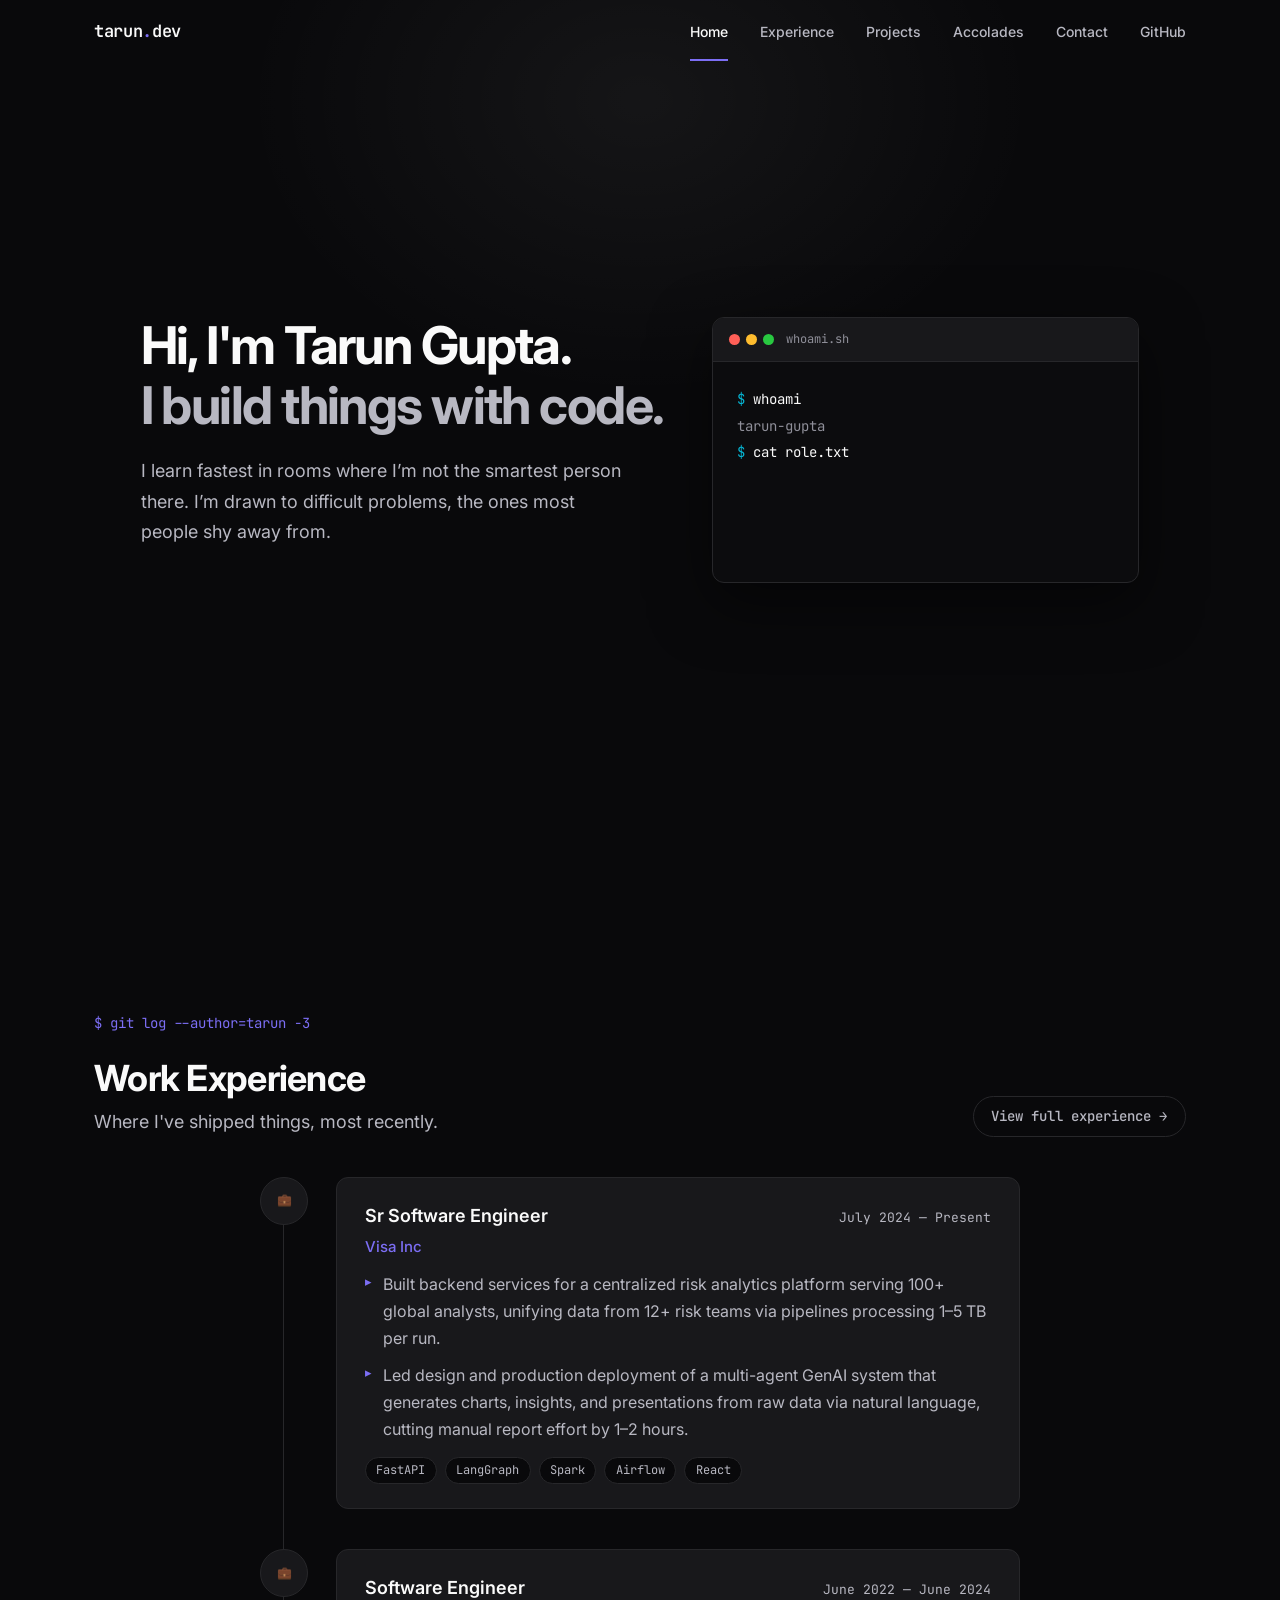
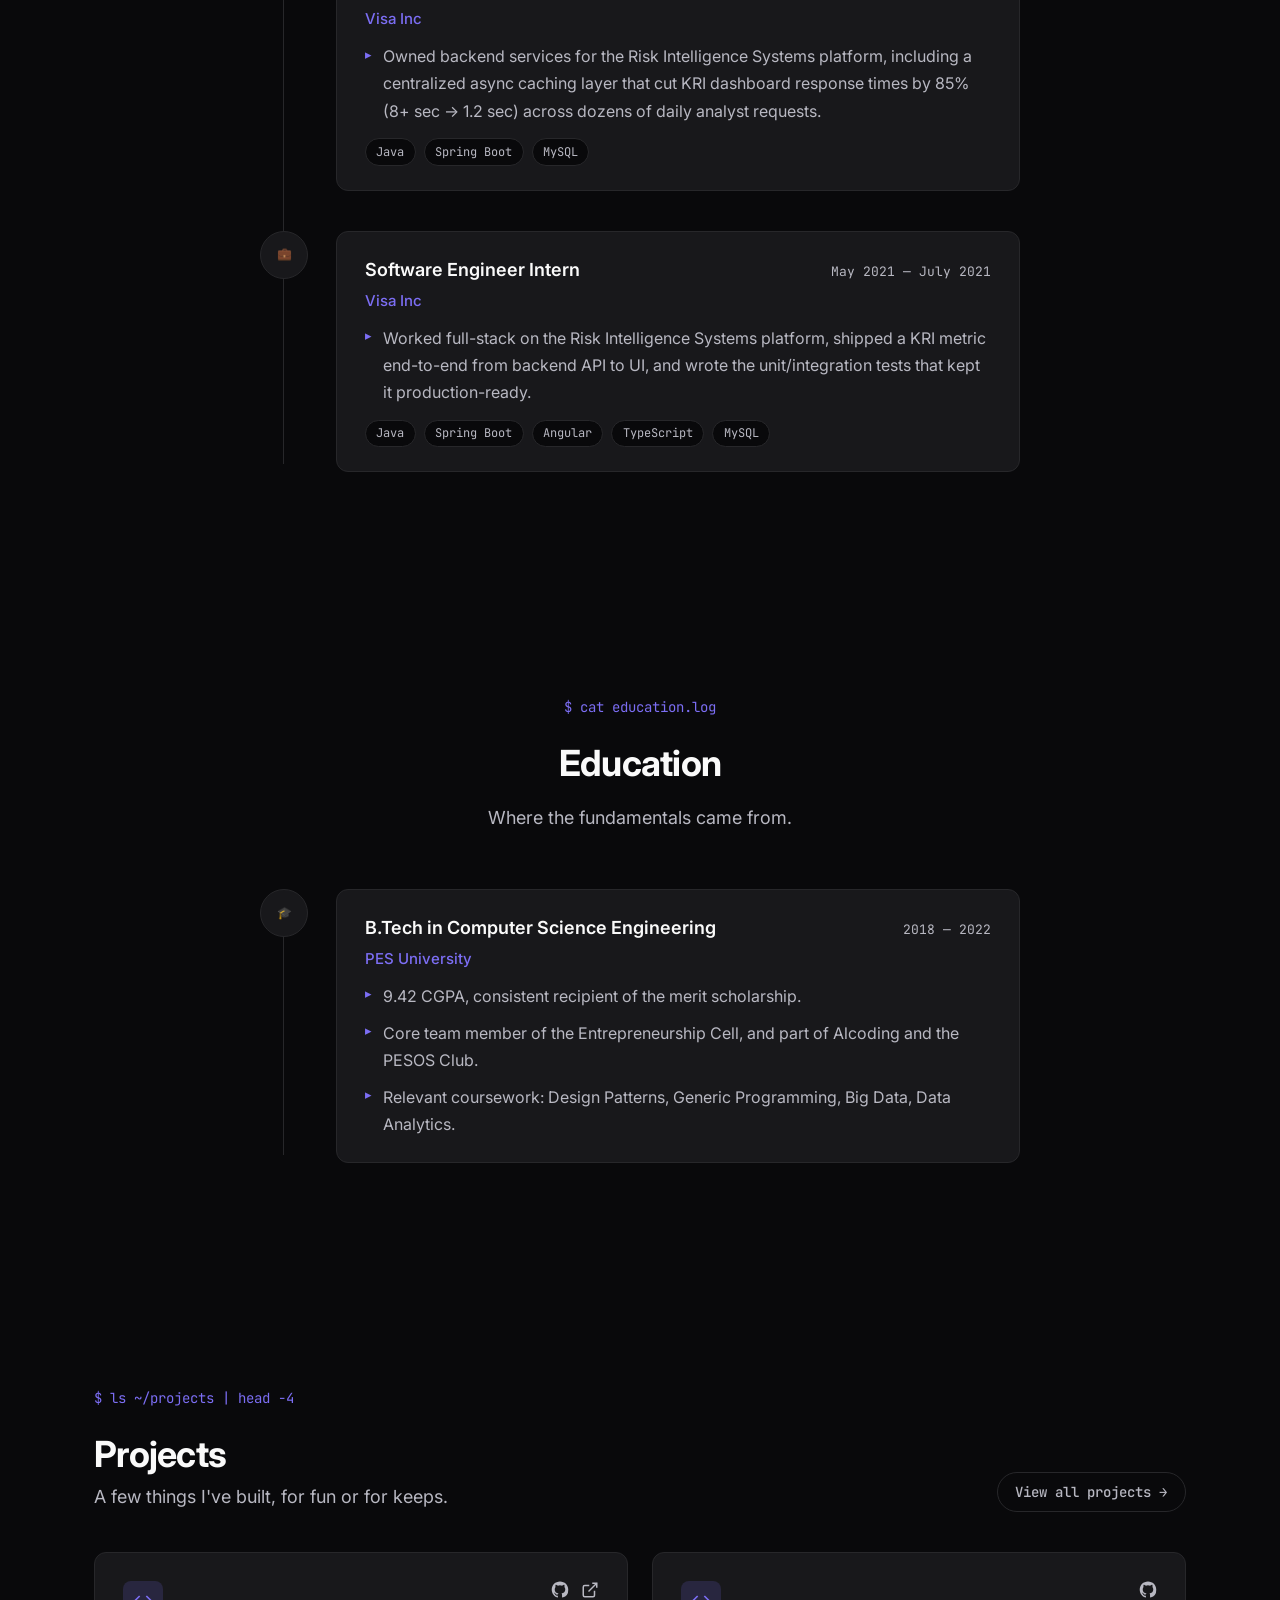
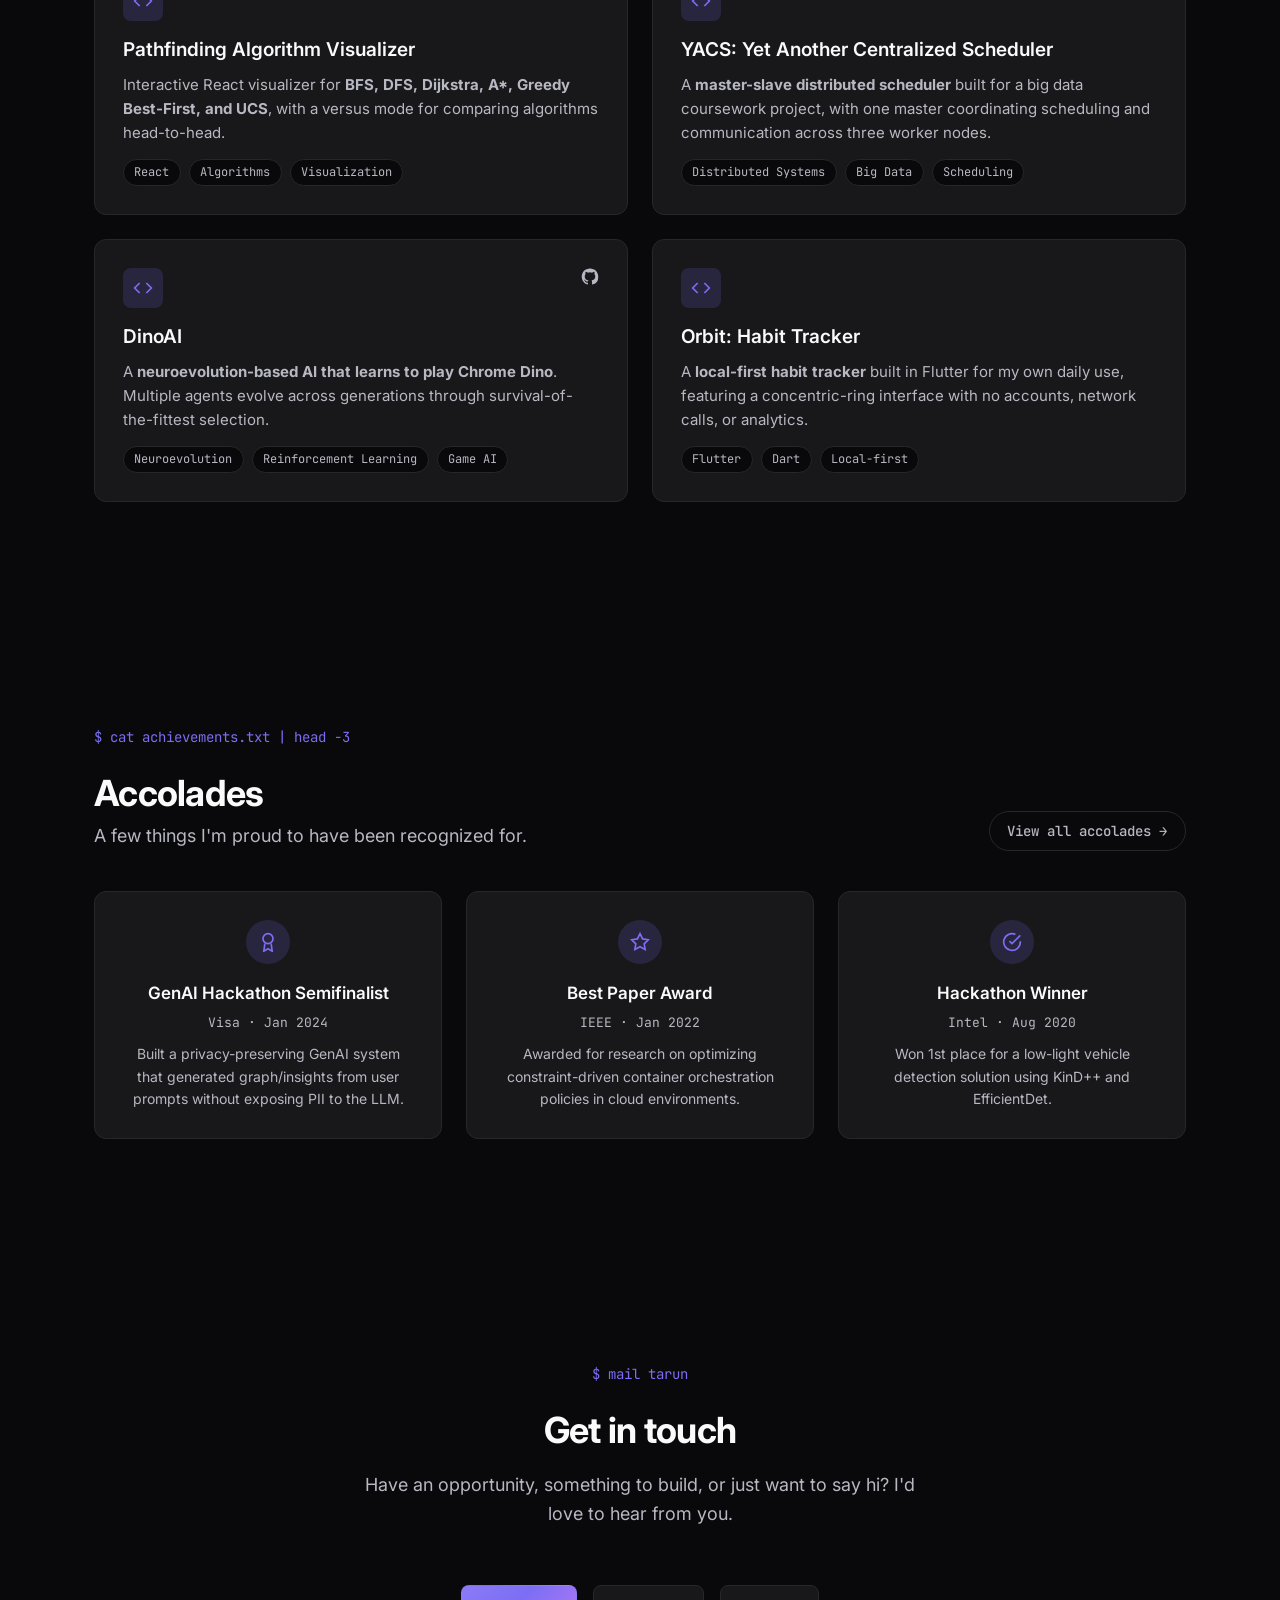
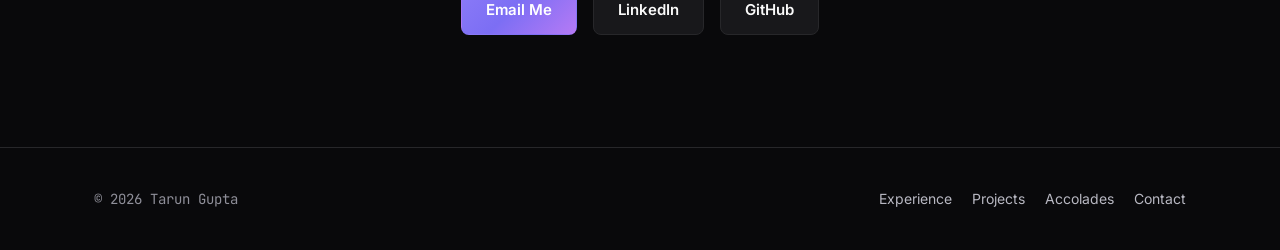
<file: index.html>
<!DOCTYPE html>
<html lang="en">
<head>
<meta charset="UTF-8">
<meta name="viewport" content="width=device-width, initial-scale=1.0">
<title>Tarun Gupta — Portfolio</title>
<meta name="description" content="Portfolio of Tarun Gupta — software engineer.">
<meta name="theme-color" content="#09090b">
<link rel="icon" type="image/svg+xml" href="img/favicon.svg">
<link rel="preconnect" href="https://fonts.googleapis.com">
<link rel="preconnect" href="https://fonts.gstatic.com" crossorigin>
<link href="https://fonts.googleapis.com/css2?family=Inter:wght@400;500;600;700&family=JetBrains+Mono:wght@400;500;600&display=swap" rel="stylesheet">
<link rel="stylesheet" href="css/style.css?v=4">
</head>
<body data-page="home">

<!-- ========== Nav ========== -->
<nav class="nav" id="nav">
  <div class="nav-inner">
    <a href="index.html" class="nav-brand">tarun<span class="dot">.</span>dev</a>
    <ul class="nav-links" id="navLinks">
      <li><a href="index.html" class="nav-link" data-page="home">Home</a></li>
      <li><a href="experience.html" class="nav-link" data-page="experience">Experience</a></li>
      <li><a href="projects.html" class="nav-link" data-page="projects">Projects</a></li>
      <li><a href="accolades.html" class="nav-link" data-page="accolades">Accolades</a></li>
<!--      <li><a href="sidequest.html" class="nav-link" data-page="sidequest">Side Quests</a></li>-->
      <li><a href="contact.html" class="nav-link" data-page="contact">Contact</a></li>
      <li class="nav-social"><a href="https://github.com/TarunGuptaJ" target="_blank" rel="noopener" aria-label="GitHub">GitHub</a></li>
    </ul>
    <button class="nav-toggle" id="navToggle" aria-label="Toggle menu">
      <span></span><span></span><span></span>
    </button>
  </div>
</nav>


<!-- ========== Hero ========== -->
<header class="hero">
  <div class="hero-glow"></div>
  <div class="container hero-grid">
    <div class="hero-content" data-animate>
      <h1>Hi, I'm Tarun Gupta.<br><span>I build things with code.</span></h1>
      <p class="hero-sub">
        I learn fastest in rooms where I’m not the smartest person there.
        I’m drawn to difficult problems, the ones most people shy away from.
      </p>
    </div>
    <div class="hero-terminal" data-animate>
      <div class="terminal">
        <div class="terminal-header">
          <div class="terminal-dots">
            <span class="dot dot-red"></span>
            <span class="dot dot-yellow"></span>
            <span class="dot dot-green"></span>
          </div>
          <span class="terminal-title">whoami.sh</span>
        </div>
        <div class="terminal-body" id="terminalBody"></div>
      </div>
    </div>
  </div>
</header>

<!-- ========== Experience highlight ========== -->
<section id="experience">
  <div class="container">
    <div class="highlight-head" data-animate>
      <div>
        <span class="section-eyebrow">$ git log --author=tarun -3</span>
        <h2 class="section-title">Work Experience</h2>
        <p class="section-sub">Where I've shipped things, most recently.</p>
      </div>
      <a href="experience.html" class="view-all">View full experience →</a>
    </div>

    <div class="timeline">

      <div class="timeline-item" data-animate>
        <div class="timeline-marker">💼</div>
        <div class="timeline-content">
          <div class="timeline-top">
            <h3>Sr Software Engineer</h3>
            <span class="timeline-date">July 2024 — Present</span>
          </div>
          <div class="timeline-org">Visa Inc</div>
          <ul>
            <li>Built backend services for a centralized risk analytics platform serving 100+ global analysts, unifying data from 12+ risk teams via pipelines processing 1–5 TB per run.</li>
            <li>Led design and production deployment of a multi-agent GenAI system that generates charts, insights, and presentations from raw data via natural language, cutting manual report effort by 1–2 hours.</li>
          </ul>
          <div class="tag-row">
            <span class="tag">FastAPI</span>
            <span class="tag">LangGraph</span>
            <span class="tag">Spark</span>
            <span class="tag">Airflow</span>
            <span class="tag">React</span>
          </div>
        </div>
      </div>

      <div class="timeline-item" data-animate>
        <div class="timeline-marker">💼</div>
        <div class="timeline-content">
          <div class="timeline-top">
            <h3>Software Engineer</h3>
            <span class="timeline-date">June 2022 — June 2024</span>
          </div>
          <div class="timeline-org">Visa Inc</div>
          <ul>
            <li>Owned backend services for the Risk Intelligence Systems platform, including a centralized async caching layer that cut KRI dashboard response times by 85% (8+ sec → 1.2 sec) across dozens of daily analyst requests.</li>
          </ul>
          <div class="tag-row">
            <span class="tag">Java</span>
            <span class="tag">Spring Boot</span>
            <span class="tag">MySQL</span>
          </div>
        </div>
      </div>

      <div class="timeline-item" data-animate>
        <div class="timeline-marker">💼</div>
        <div class="timeline-content">
          <div class="timeline-top">
            <h3>Software Engineer Intern</h3>
            <span class="timeline-date">May 2021 — July 2021</span>
          </div>
          <div class="timeline-org">Visa Inc</div>
          <ul>
            <li>Worked full-stack on the Risk Intelligence Systems platform, shipped a KRI metric end-to-end from backend API to UI, and wrote the unit/integration tests that kept it production-ready.</li>
          </ul>
          <div class="tag-row">
            <span class="tag">Java</span>
            <span class="tag">Spring Boot</span>
            <span class="tag">Angular</span>
            <span class="tag">TypeScript</span>
            <span class="tag">MySQL</span>
          </div>
        </div>
      </div>

    </div>
  </div>
</section>

<!-- ========== Education ========== -->
<section id="education">
  <div class="container">
    <span class="section-eyebrow">$ cat education.log</span>
    <h2 class="section-title" data-animate>Education</h2>
    <p class="section-sub" data-animate>Where the fundamentals came from.</p>

    <div class="timeline">

      <div class="timeline-item" data-animate>
        <div class="timeline-marker">🎓</div>
        <div class="timeline-content">
          <div class="timeline-top">
            <h3>B.Tech in Computer Science Engineering</h3>
            <span class="timeline-date">2018 — 2022</span>
          </div>
          <div class="timeline-org">PES University</div>
          <ul>
            <li>9.42 CGPA, consistent recipient of the merit scholarship.</li>
            <li>Core team member of the Entrepreneurship Cell, and part of Alcoding and the PESOS Club.</li>
            <li>Relevant coursework: Design Patterns, Generic Programming, Big Data, Data Analytics.</li>
          </ul>
        </div>
      </div>

    </div>
  </div>
</section>

<!-- ========== Projects highlight ========== -->
<section id="projects">
  <div class="container">
    <div class="highlight-head" data-animate>
      <div>
        <span class="section-eyebrow">$ ls ~/projects | head -4</span>
        <h2 class="section-title">Projects</h2>
        <p class="section-sub">A few things I've built, for fun or for keeps.</p>
      </div>
      <a href="projects.html" class="view-all">View all projects →</a>
    </div>

    <div class="projects-grid">

      <div class="project-card" data-animate>
        <div class="project-top">
          <div class="project-icon">
            <svg width="20" height="20" viewBox="0 0 24 24" fill="none" stroke="currentColor" stroke-width="2">
              <path d="M16 18l6-6-6-6M8 6l-6 6 6 6"/>
            </svg>
          </div>

          <div class="project-links">
            <a href="#" target="_blank" rel="noopener" aria-label="Source">
              <svg width="18" height="18" viewBox="0 0 24 24" fill="currentColor">
                <path d="M12 .5C5.73.5.98 5.24.98 11.5c0 4.86 3.15 8.98 7.52 10.43.55.1.75-.24.75-.53v-1.87c-3.06.66-3.71-1.48-3.71-1.48-.5-1.27-1.22-1.6-1.22-1.6-1-.68.08-.67.08-.67 1.1.08 1.68 1.13 1.68 1.13.98 1.68 2.57 1.2 3.2.92.1-.71.38-1.2.7-1.48-2.44-.28-5-1.22-5-5.43 0-1.2.43-2.18 1.13-2.94-.11-.28-.49-1.4.11-2.93 0 0 .92-.3 3.02 1.12a10.5 10.5 0 0 1 5.5 0c2.1-1.42 3.02-1.12 3.02-1.12.6 1.53.22 2.65.11 2.93.7.76 1.13 1.74 1.13 2.94 0 4.22-2.57 5.15-5.02 5.42.39.34.74 1.02.74 2.06v3.05c0 .29.2.64.76.53A10.51 10.51 0 0 0 23 11.5C23 5.24 18.27.5 12 .5z"/>
              </svg>
            </a>

            <a href="https://tarunguptaj.github.io/algo-viz-host/" target="_blank" rel="noopener" aria-label="Live demo">
              <svg width="18" height="18" viewBox="0 0 24 24" fill="none" stroke="currentColor" stroke-width="2">
                <path d="M18 13v6a2 2 0 0 1-2 2H5a2 2 0 0 1-2-2V8a2 2 0 0 1 2-2h6"/>
                <path d="M15 3h6v6"/>
                <path d="M10 14L21 3"/>
              </svg>
            </a>
          </div>
        </div>

        <h3>Pathfinding Algorithm Visualizer</h3>
        <p>
          Interactive React visualizer for <strong>BFS, DFS, Dijkstra, A*, Greedy Best-First, and UCS</strong>,
          with a versus mode for comparing algorithms head-to-head.
        </p>

        <div class="tag-row">
          <span class="tag">React</span>
          <span class="tag">Algorithms</span>
          <span class="tag">Visualization</span>
        </div>
      </div>


      <div class="project-card" data-animate>
        <div class="project-top">
          <div class="project-icon">
            <svg width="20" height="20" viewBox="0 0 24 24" fill="none" stroke="currentColor" stroke-width="2">
              <path d="M16 18l6-6-6-6M8 6l-6 6 6 6"/>
            </svg>
          </div>

          <div class="project-links">
            <a href="https://github.com/TarunGuptaJ/Yet-Another-Centralized-Scheduler" target="_blank" rel="noopener" aria-label="Source">
              <svg width="18" height="18" viewBox="0 0 24 24" fill="currentColor">
                <path d="M12 .5C5.73.5.98 5.24.98 11.5c0 4.86 3.15 8.98 7.52 10.43.55.1.75-.24.75-.53v-1.87c-3.06.66-3.71-1.48-3.71-1.48-.5-1.27-1.22-1.6-1.22-1.6-1-.68.08-.67.08-.67 1.1.08 1.68 1.13 1.68 1.13.98 1.68 2.57 1.2 3.2.92.1-.71.38-1.2.7-1.48-2.44-.28-5-1.22-5-5.43 0-1.2.43-2.18 1.13-2.94-.11-.28-.49-1.4.11-2.93 0 0 .92-.3 3.02 1.12a10.5 10.5 0 0 1 5.5 0c2.1-1.42 3.02-1.12 3.02-1.12.6 1.53.22 2.65.11 2.93.7.76 1.13 1.74 1.13 2.94 0 4.22-2.57 5.15-5.02 5.42.39.34.74 1.02.74 2.06v3.05c0 .29.2.64.76.53A10.51 10.51 0 0 0 23 11.5C23 5.24 18.27.5 12 .5z"/>
              </svg>
            </a>
          </div>
        </div>

        <h3>YACS: Yet Another Centralized Scheduler</h3>
        <p>
          A <strong>master-slave distributed scheduler</strong> built for a big data coursework project,
          with one master coordinating scheduling and communication across three worker nodes.
        </p>

        <div class="tag-row">
          <span class="tag">Distributed Systems</span>
          <span class="tag">Big Data</span>
          <span class="tag">Scheduling</span>
        </div>
      </div>


      <div class="project-card" data-animate>
        <div class="project-top">
          <div class="project-icon">
            <svg width="20" height="20" viewBox="0 0 24 24" fill="none" stroke="currentColor" stroke-width="2">
              <path d="M16 18l6-6-6-6M8 6l-6 6 6 6"/>
            </svg>
          </div>

          <div class="project-links">
            <a href="https://github.com/TarunGuptaJ/dinoAI" target="_blank" rel="noopener" aria-label="Source">
              <svg width="18" height="18" viewBox="0 0 24 24" fill="currentColor">
                <path d="M12 .5C5.73.5.98 5.24.98 11.5c0 4.86 3.15 8.98 7.52 10.43.55.1.75-.24.75-.53v-1.87c-3.06.66-3.71-1.48-3.71-1.48-.5-1.27-1.22-1.6-1.22-1.6-1-.68.08-.67.08-.67 1.1.08 1.68 1.13 1.68 1.13.98 1.68 2.57 1.2 3.2.92.1-.71.38-1.2.7-1.48-2.44-.28-5-1.22-5-5.43 0-1.2.43-2.18 1.13-2.94-.11-.28-.49-1.4.11-2.93 0 0 .92-.3 3.02 1.12a10.5 10.5 0 0 1 5.5 0c2.1-1.42 3.02-1.12 3.02-1.12.6 1.53.22 2.65.11 2.93.7.76 1.13 1.74 1.13 2.94 0 4.22-2.57 5.15-5.02 5.42.39.34.74 1.02.74 2.06v3.05c0 .29.2.64.76.53A10.51 10.51 0 0 0 23 11.5C23 5.24 18.27.5 12 .5z"/>
              </svg>
            </a>
          </div>
        </div>

        <h3>DinoAI</h3>
        <p>
          A <strong>neuroevolution-based AI that learns to play Chrome Dino</strong>.
          Multiple agents evolve across generations through survival-of-the-fittest selection.
        </p>

        <div class="tag-row">
          <span class="tag">Neuroevolution</span>
          <span class="tag">Reinforcement Learning</span>
          <span class="tag">Game AI</span>
        </div>
      </div>


      <div class="project-card" data-animate>
        <div class="project-top">
          <div class="project-icon">
            <svg width="20" height="20" viewBox="0 0 24 24" fill="none" stroke="currentColor" stroke-width="2">
              <path d="M16 18l6-6-6-6M8 6l-6 6 6 6"/>
            </svg>
          </div>
        </div>

        <h3>Orbit: Habit Tracker</h3>
        <p>
          A <strong>local-first habit tracker</strong> built in Flutter for my own daily use,
          featuring a concentric-ring interface with no accounts, network calls, or analytics.
        </p>

        <div class="tag-row">
          <span class="tag">Flutter</span>
          <span class="tag">Dart</span>
          <span class="tag">Local-first</span>
        </div>
      </div>

    </div>
  </div>
</section>

<!-- ========== Accolades highlight ========== -->
<section id="accolades">
  <div class="container">

    <div class="highlight-head" data-animate>
      <div>
        <span class="section-eyebrow">$ cat achievements.txt | head -3</span>
        <h2 class="section-title">Accolades</h2>
        <p class="section-sub">A few things I'm proud to have been recognized for.</p>
      </div>

      <a href="accolades.html" class="view-all">View all accolades →</a>
    </div>


    <div class="accolades-grid">
      <!-- Visa GenAI Hackathon -->
      <div class="accolade-card" data-animate>

        <div class="accolade-icon">
          <svg width="20" height="20" viewBox="0 0 24 24" fill="none"
            stroke="currentColor" stroke-width="2">
            <circle cx="12" cy="8" r="6"/>
            <path d="M8.21 13.89L7 23l5-3 5 3-1.21-9.12"/>
          </svg>
        </div>

        <h3>GenAI Hackathon Semifinalist</h3>

        <div class="accolade-org">
          Visa · Jan 2024
        </div>

        <p>
          Built a privacy-preserving GenAI system that generated graph/insights
          from user prompts without exposing PII to the LLM.
        </p>

      </div>

      <!-- Best Paper Award -->
      <div class="accolade-card" data-animate>

        <div class="accolade-icon">
          <svg width="20" height="20" viewBox="0 0 24 24" fill="none"
            stroke="currentColor" stroke-width="2">
            <path d="M12 2l3.09 6.26L22 9.27l-5 4.87 1.18 6.88L12 17.77l-6.18 3.25L7 14.14 2 9.27l6.91-1.01L12 2z"/>
          </svg>
        </div>

        <h3>Best Paper Award</h3>

        <div class="accolade-org">
          IEEE · Jan 2022
        </div>

        <p>
          Awarded for research on optimizing constraint-driven container
          orchestration policies in cloud environments.
        </p>

      </div>

      <!-- Intel Hackathon -->
      <div class="accolade-card" data-animate>

        <div class="accolade-icon">
          <svg width="20" height="20" viewBox="0 0 24 24" fill="none"
            stroke="currentColor" stroke-width="2">
            <path d="M22 11.08V12a10 10 0 1 1-5.93-9.14"/>
            <polyline points="22 4 12 14.01 9 11.01"/>
          </svg>
        </div>

        <h3>Hackathon Winner</h3>

        <div class="accolade-org">
          Intel · Aug 2020
        </div>

        <p>
          Won 1st place for a low-light vehicle detection solution using
          KinD++ and EfficientDet.
        </p>

      </div>


    </div>
  </div>
</section>
<!-- ========== Side Quests teaser ========== -->
<!--<section id="sidequest">-->
<!--  <div class="container">-->
<!--    <span class="section-eyebrow">$ cd ~/side-quests</span>-->
<!--    <h2 class="section-title" data-animate>Off the clock</h2>-->
<!--    <p class="section-sub" data-animate>The stuff that doesn't fit on a resume.</p>-->

<!--    <div class="teaser" data-animate>-->
<!--      <div class="teaser-text">-->
<!--        <h3>Side Quests</h3>-->
<!--        <p>Blog posts, half-finished experiments, and things I built purely because they seemed fun. No roadmap required.</p>-->
<!--      </div>-->
<!--      <a href="sidequest.html" class="btn btn-secondary">Explore side quests →</a>-->
<!--    </div>-->
<!--  </div>-->
<!--</section>-->

<!-- ========== Contact ========== -->
<section id="contact" class="contact">
  <div class="container">
    <span class="section-eyebrow">$ mail tarun</span>
    <h2 class="section-title" data-animate>Get in touch</h2>
    <p class="section-sub" data-animate>Have an opportunity, something to build, or just want to say hi? I'd love to hear from you.</p>
    <div class="contact-links" data-animate>
      <a href="mailto:tarunguptajsts@gmail.com" class="btn btn-primary">Email Me</a>
      <a href="https://www.linkedin.com/in/tarun-gupta-j/" target="_blank" rel="noopener" class="btn btn-secondary">LinkedIn</a>
      <a href="https://github.com/TarunGuptaJ" target="_blank" rel="noopener" class="btn btn-secondary">GitHub</a>
    </div>
  </div>
</section>

<!-- ========== Footer ========== -->
<footer class="footer">
  <div class="container footer-inner">
    <span class="footer-meta">© <span id="year"></span> Tarun Gupta</span>
    <div class="footer-links">
      <a href="experience.html">Experience</a>
      <a href="projects.html">Projects</a>
      <a href="accolades.html">Accolades</a>
<!--      <a href="sidequest.html">Side Quests</a>-->
      <a href="contact.html">Contact</a>
    </div>
  </div>
</footer>

<button class="back-to-top" id="backToTop" aria-label="Back to top">
  <svg width="18" height="18" viewBox="0 0 24 24" fill="none" stroke="currentColor" stroke-width="2"><path d="M12 19V5M5 12l7-7 7 7"/></svg>
</button>

<script src="js/main.js?v=2"></script>
</body>
</html>
</file>
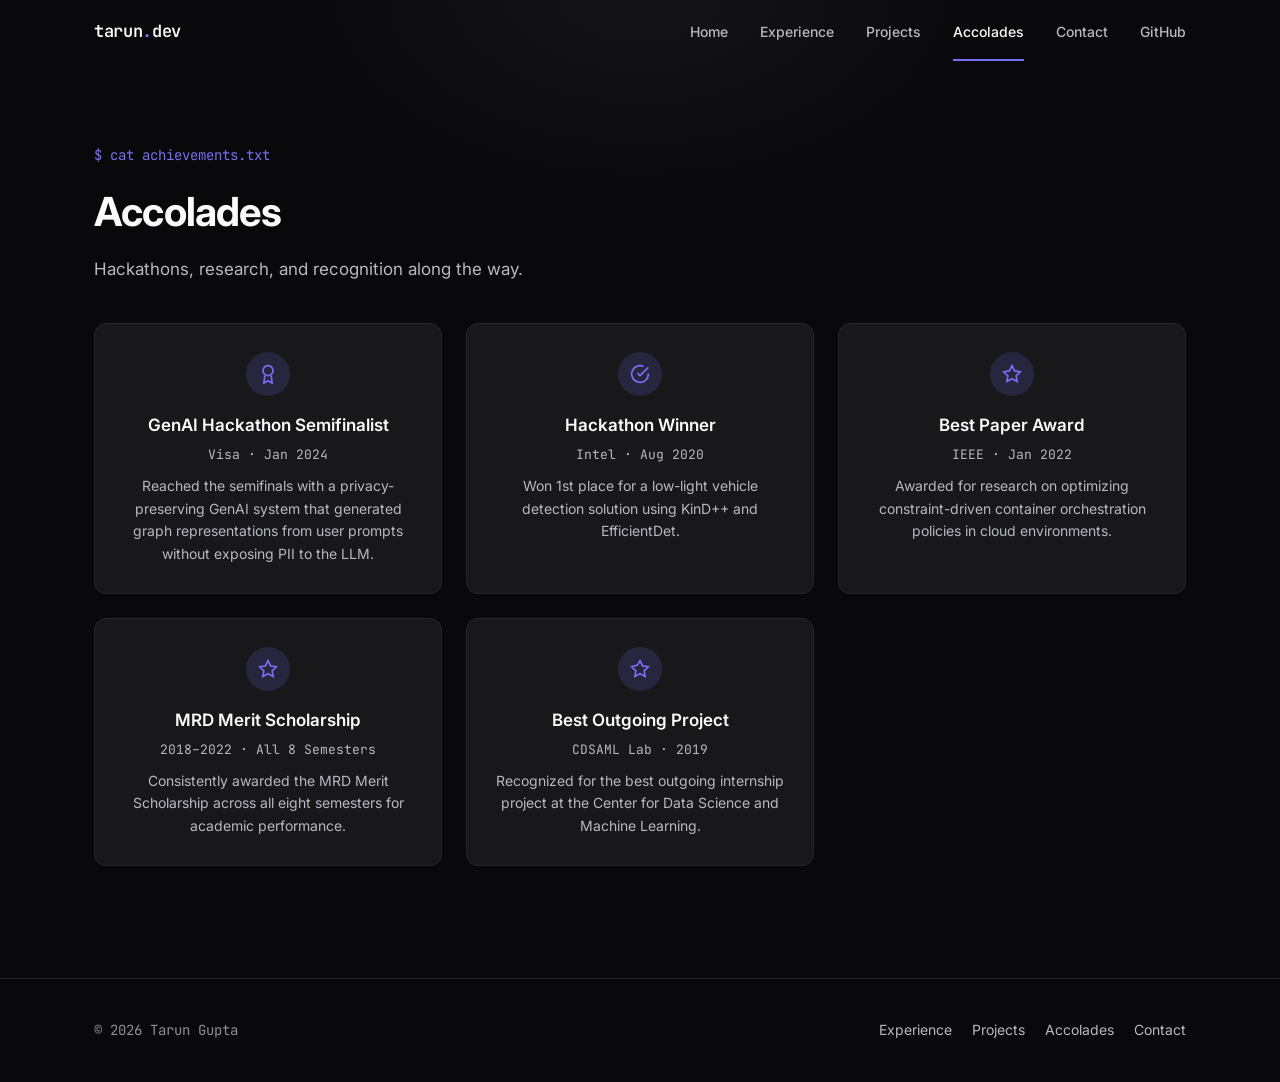
<file: accolades.html>
<!DOCTYPE html>
<html lang="en">
<head>
<meta charset="UTF-8">
<meta name="viewport" content="width=device-width, initial-scale=1.0">
<title>Accolades — Tarun Gupta</title>
<meta name="description" content="Awards, hackathons, and research recognition earned by Tarun Gupta.">
<meta name="theme-color" content="#09090b">
<link rel="icon" type="image/svg+xml" href="img/favicon.svg">
<link rel="preconnect" href="https://fonts.googleapis.com">
<link rel="preconnect" href="https://fonts.gstatic.com" crossorigin>
<link href="https://fonts.googleapis.com/css2?family=Inter:wght@400;500;600;700&family=JetBrains+Mono:wght@400;500;600&display=swap" rel="stylesheet">
<link rel="stylesheet" href="css/style.css?v=4">
</head>
<body data-page="accolades">

<!-- ========== Nav ========== -->
<nav class="nav" id="nav">
  <div class="nav-inner">
    <a href="index.html" class="nav-brand">tarun<span class="dot">.</span>dev</a>
    <ul class="nav-links" id="navLinks">
      <li><a href="index.html" class="nav-link" data-page="home">Home</a></li>
      <li><a href="experience.html" class="nav-link" data-page="experience">Experience</a></li>
      <li><a href="projects.html" class="nav-link" data-page="projects">Projects</a></li>
      <li><a href="accolades.html" class="nav-link" data-page="accolades">Accolades</a></li>
<!--      <li><a href="sidequest.html" class="nav-link" data-page="sidequest">Side Quests</a></li>-->
      <li><a href="contact.html" class="nav-link" data-page="contact">Contact</a></li>
      <li class="nav-social"><a href="https://github.com/TarunGuptaJ" target="_blank" rel="noopener" aria-label="GitHub">GitHub</a></li>
    </ul>
    <button class="nav-toggle" id="navToggle" aria-label="Toggle menu">
      <span></span><span></span><span></span>
    </button>
  </div>
</nav>


<!-- ========== Page header ========== -->
<header class="page-hero">
  <div class="container">
    <span class="section-eyebrow">$ cat achievements.txt</span>
    <h1 data-animate>Accolades</h1>
    <p data-animate>Hackathons, research, and recognition along the way.</p>
  </div>
</header>

<!-- ========== Accolades ========== -->
<section id="accolades-full">
  <div class="container">
    <div class="accolades-grid">

      <div class="accolade-card" data-animate>
        <div class="accolade-icon">
          <svg width="20" height="20" viewBox="0 0 24 24" fill="none" stroke="currentColor" stroke-width="2">
            <circle cx="12" cy="8" r="6"/>
            <path d="M8.21 13.89L7 23l5-3 5 3-1.21-9.12"/>
          </svg>
        </div>
        <h3>GenAI Hackathon Semifinalist</h3>
        <div class="accolade-org">Visa · Jan 2024</div>
        <p>Reached the semifinals with a privacy-preserving GenAI system that generated graph representations from user prompts without exposing PII to the LLM.</p>
      </div>

      <div class="accolade-card" data-animate>
        <div class="accolade-icon">
          <svg width="20" height="20" viewBox="0 0 24 24" fill="none" stroke="currentColor" stroke-width="2">
            <path d="M22 11.08V12a10 10 0 1 1-5.93-9.14"/>
            <polyline points="22 4 12 14.01 9 11.01"/>
          </svg>
        </div>
        <h3>Hackathon Winner</h3>
        <div class="accolade-org">Intel · Aug 2020</div>
        <p>Won 1st place for a low-light vehicle detection solution using KinD++ and EfficientDet.</p>
      </div>

      <div class="accolade-card" data-animate>
        <div class="accolade-icon">
          <svg width="20" height="20" viewBox="0 0 24 24" fill="none" stroke="currentColor" stroke-width="2">
            <path d="M12 2l3.09 6.26L22 9.27l-5 4.87 1.18 6.88L12 17.77l-6.18 3.25L7 14.14 2 9.27l6.91-1.01L12 2z"/>
          </svg>
        </div>
        <h3>Best Paper Award</h3>
        <div class="accolade-org">IEEE · Jan 2022</div>
        <p>Awarded for research on optimizing constraint-driven container orchestration policies in cloud environments.</p>
      </div>


      <div class="accolade-card" data-animate>
        <div class="accolade-icon">
          <svg width="20" height="20" viewBox="0 0 24 24" fill="none" stroke="currentColor" stroke-width="2">
            <path d="M12 2l3.09 6.26L22 9.27l-5 4.87 1.18 6.88L12 17.77l-6.18 3.25L7 14.14 2 9.27l6.91-1.01L12 2z"/>
          </svg>
        </div>
        <h3>MRD Merit Scholarship</h3>
        <div class="accolade-org">2018–2022 · All 8 Semesters</div>
        <p>Consistently awarded the MRD Merit Scholarship across all eight semesters for academic performance.</p>
      </div>

      <div class="accolade-card" data-animate>
        <div class="accolade-icon">
          <svg width="20" height="20" viewBox="0 0 24 24" fill="none" stroke="currentColor" stroke-width="2">
            <path d="M12 2l3.09 6.26L22 9.27l-5 4.87 1.18 6.88L12 17.77l-6.18 3.25L7 14.14 2 9.27 8.91 7.26 12 2z"/>
          </svg>
        </div>
        <h3>Best Outgoing Project</h3>
        <div class="accolade-org">CDSAML Lab · 2019</div>
        <p>Recognized for the best outgoing internship project at the Center for Data Science and Machine Learning.</p>
      </div>


    </div>
  </div>
</section>

<!-- ========== Footer ========== -->
<footer class="footer">
  <div class="container footer-inner">
    <span class="footer-meta">© <span id="year"></span> Tarun Gupta</span>
    <div class="footer-links">
      <a href="experience.html">Experience</a>
      <a href="projects.html">Projects</a>
      <a href="accolades.html">Accolades</a>
<!--      <a href="sidequest.html">Side Quests</a>-->
      <a href="contact.html">Contact</a>
    </div>
  </div>
</footer>

<button class="back-to-top" id="backToTop" aria-label="Back to top">
  <svg width="18" height="18" viewBox="0 0 24 24" fill="none" stroke="currentColor" stroke-width="2">
    <path d="M12 19V5M5 12l7-7 7 7"/>
  </svg>
</button>

<script src="js/main.js?v=2"></script>
</body>
</html>
</file>
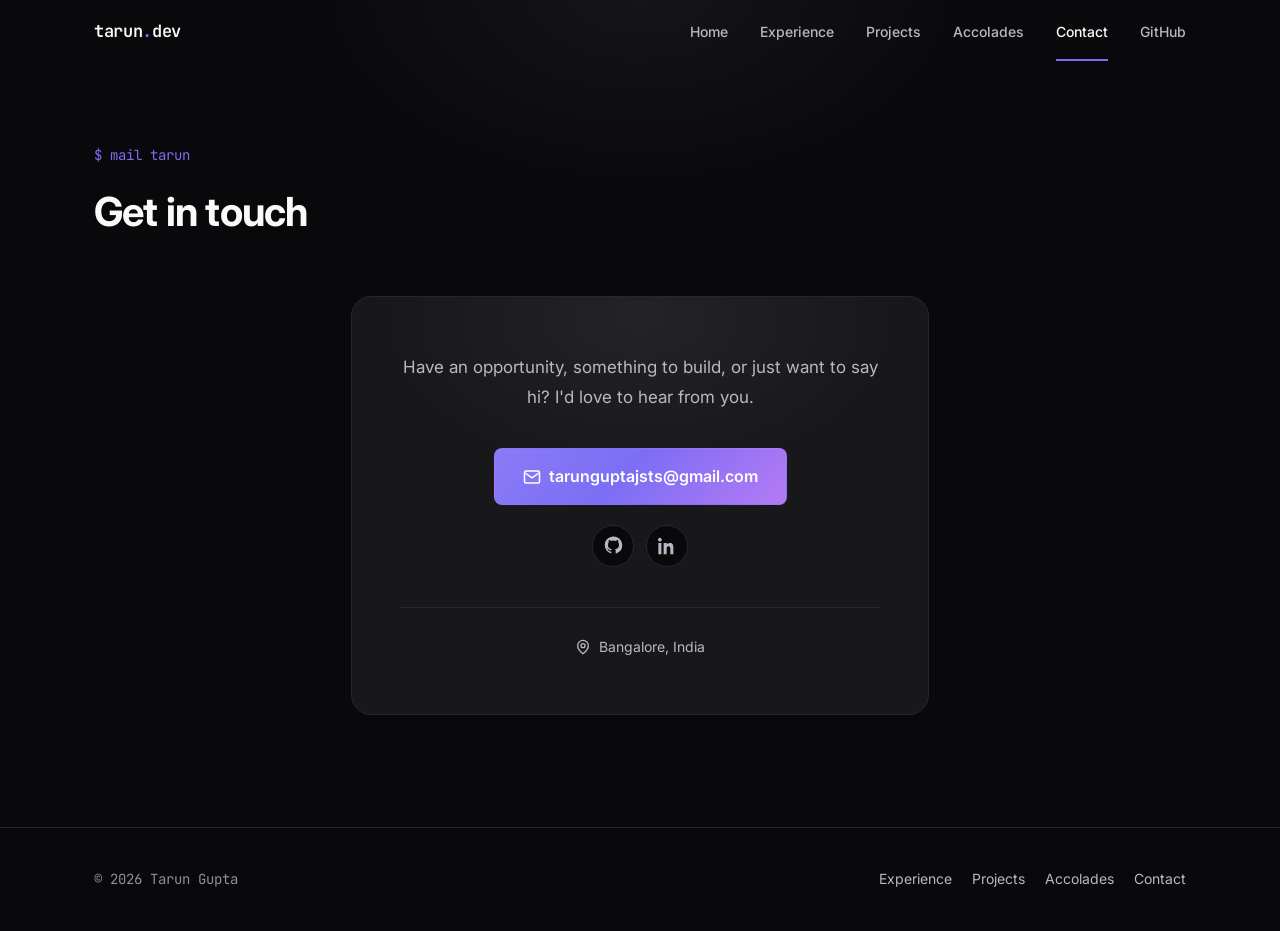
<file: contact.html>
<!DOCTYPE html>
<html lang="en">
<head>
<meta charset="UTF-8">
<meta name="viewport" content="width=device-width, initial-scale=1.0">
<title>Contact — Tarun Gupta</title>
<meta name="description" content="Get in touch with Tarun Gupta.">
<meta name="theme-color" content="#09090b">
<link rel="icon" type="image/svg+xml" href="img/favicon.svg">
<link rel="preconnect" href="https://fonts.googleapis.com">
<link rel="preconnect" href="https://fonts.gstatic.com" crossorigin>
<link href="https://fonts.googleapis.com/css2?family=Inter:wght@400;500;600;700&family=JetBrains+Mono:wght@400;500;600&display=swap" rel="stylesheet">
<link rel="stylesheet" href="css/style.css?v=4">
</head>
<body data-page="contact">

<!-- ========== Nav ========== -->
<nav class="nav" id="nav">
  <div class="nav-inner">
    <a href="index.html" class="nav-brand">tarun<span class="dot">.</span>dev</a>
    <ul class="nav-links" id="navLinks">
      <li><a href="index.html" class="nav-link" data-page="home">Home</a></li>
      <li><a href="experience.html" class="nav-link" data-page="experience">Experience</a></li>
      <li><a href="projects.html" class="nav-link" data-page="projects">Projects</a></li>
      <li><a href="accolades.html" class="nav-link" data-page="accolades">Accolades</a></li>
<!--      <li><a href="sidequest.html" class="nav-link" data-page="sidequest">Side Quests</a></li>-->
      <li><a href="contact.html" class="nav-link" data-page="contact">Contact</a></li>
      <li class="nav-social"><a href="https://github.com/TarunGuptaJ" target="_blank" rel="noopener" aria-label="GitHub">GitHub</a></li>
    </ul>
    <button class="nav-toggle" id="navToggle" aria-label="Toggle menu">
      <span></span><span></span><span></span>
    </button>
  </div>
</nav>


<!-- ========== Page header ========== -->
<header class="page-hero">
  <div class="container">
    <span class="section-eyebrow">$ mail tarun</span>
    <h1 data-animate>Get in touch</h1>
  </div>
</header>

<!-- ========== Contact ========== -->
<section id="contact-full" class="contact">
  <div class="container">
    <div class="contact-panel" data-animate>
      <div class="contact-panel-glow"></div>

      <p>Have an opportunity, something to build, or just want to say hi? I'd love to hear from you.</p>

      <div class="contact-cta">
        <a href="mailto:tarunguptajsts@gmail.com" class="btn btn-primary btn-lg">
          <svg width="18" height="18" viewBox="0 0 24 24" fill="none" stroke="currentColor" stroke-width="2"><path d="M22 6l-10 7L2 6"/><rect x="2" y="4" width="20" height="16" rx="2"/></svg>
          tarunguptajsts@gmail.com
        </a>
        <div class="contact-social">
          <a href="https://github.com/TarunGuptaJ" target="_blank" rel="noopener" class="social-icon-btn" aria-label="GitHub">
            <svg width="19" height="19" viewBox="0 0 24 24" fill="currentColor"><path d="M12 .5C5.73.5.98 5.24.98 11.5c0 4.86 3.15 8.98 7.52 10.43.55.1.75-.24.75-.53v-1.87c-3.06.66-3.71-1.48-3.71-1.48-.5-1.27-1.22-1.6-1.22-1.6-1-.68.08-.67.08-.67 1.1.08 1.68 1.13 1.68 1.13.98 1.68 2.57 1.2 3.2.92.1-.71.38-1.2.7-1.48-2.44-.28-5-1.22-5-5.43 0-1.2.43-2.18 1.13-2.94-.11-.28-.49-1.4.11-2.93 0 0 .92-.3 3.02 1.12a10.5 10.5 0 0 1 5.5 0c2.1-1.42 3.02-1.12 3.02-1.12.6 1.53.22 2.65.11 2.93.7.76 1.13 1.74 1.13 2.94 0 4.22-2.57 5.15-5.02 5.42.39.34.74 1.02.74 2.06v3.05c0 .29.2.64.76.53A10.51 10.51 0 0 0 23 11.5C23 5.24 18.27.5 12 .5z"/></svg>
          </a>
          <a href="https://linkedin.com/in/tarun-gupta-j" target="_blank" rel="noopener" class="social-icon-btn" aria-label="LinkedIn">
            <svg width="18" height="18" viewBox="0 0 24 24" fill="currentColor"><path d="M4.98 3.5C4.98 4.88 3.87 6 2.5 6S0 4.88 0 3.5 1.12 1 2.5 1s2.48 1.12 2.48 2.5zM.5 8h4V23h-4V8zm7.5 0h3.83v2.05h.05c.53-1 1.84-2.05 3.79-2.05 4.05 0 4.8 2.67 4.8 6.13V23h-4v-6.93c0-1.65-.03-3.78-2.3-3.78-2.3 0-2.65 1.8-2.65 3.66V23h-4V8z"/></svg>
          </a>
        </div>
      </div>

      <div class="contact-meta">
        <div class="contact-meta-item">
          <svg width="16" height="16" viewBox="0 0 24 24" fill="none" stroke="currentColor" stroke-width="2"><path d="M20 10c0 6-8 12-8 12s-8-6-8-12a8 8 0 0 1 16 0z"/><circle cx="12" cy="10" r="3"/></svg>
          <span>Bangalore, India</span>
        </div>
      </div>
    </div>
  </div>
</section>

<!-- ========== Footer ========== -->
<footer class="footer">
  <div class="container footer-inner">
    <span class="footer-meta">© <span id="year"></span> Tarun Gupta</span>
    <div class="footer-links">
      <a href="experience.html">Experience</a>
      <a href="projects.html">Projects</a>
      <a href="accolades.html">Accolades</a>
<!--      <a href="sidequest.html">Side Quests</a>-->
      <a href="contact.html">Contact</a>
    </div>
  </div>
</footer>

<button class="back-to-top" id="backToTop" aria-label="Back to top">
  <svg width="18" height="18" viewBox="0 0 24 24" fill="none" stroke="currentColor" stroke-width="2"><path d="M12 19V5M5 12l7-7 7 7"/></svg>
</button>

<script src="js/main.js?v=2"></script>
</body>
</html>
</file>
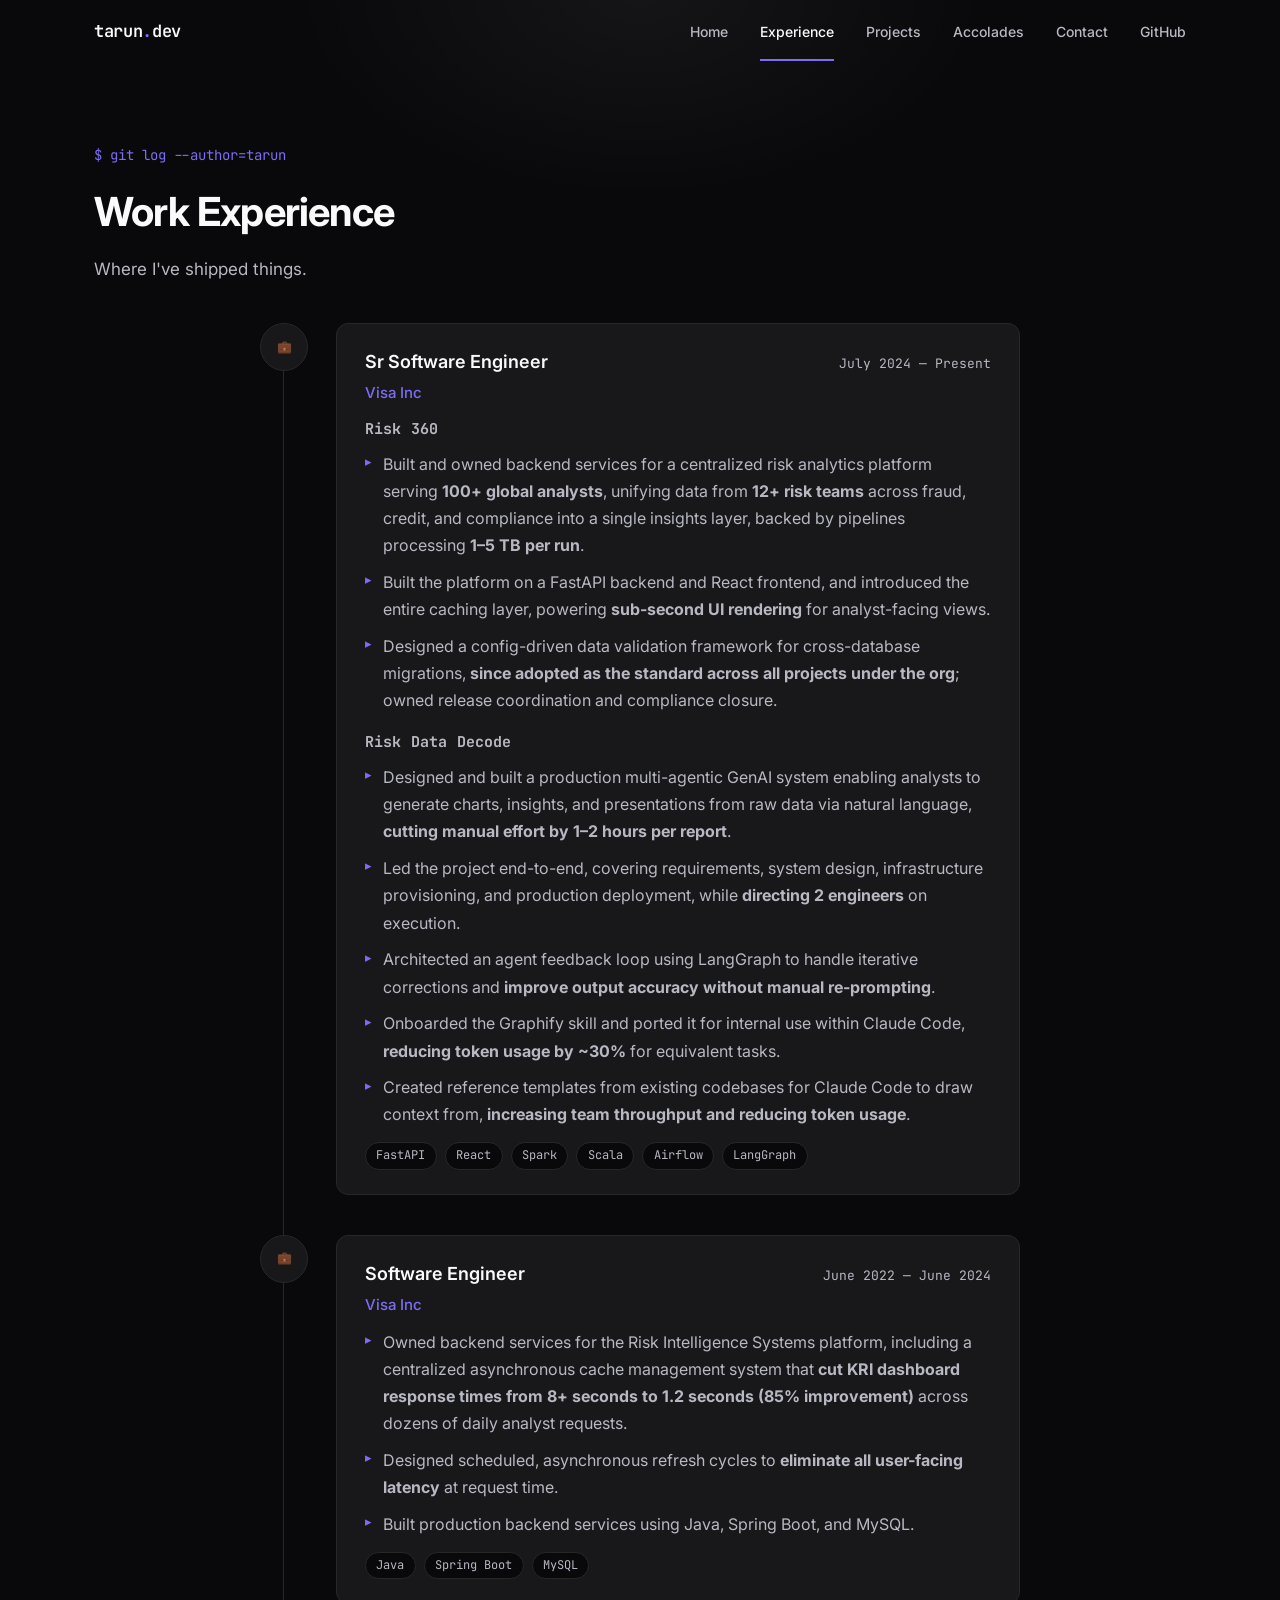
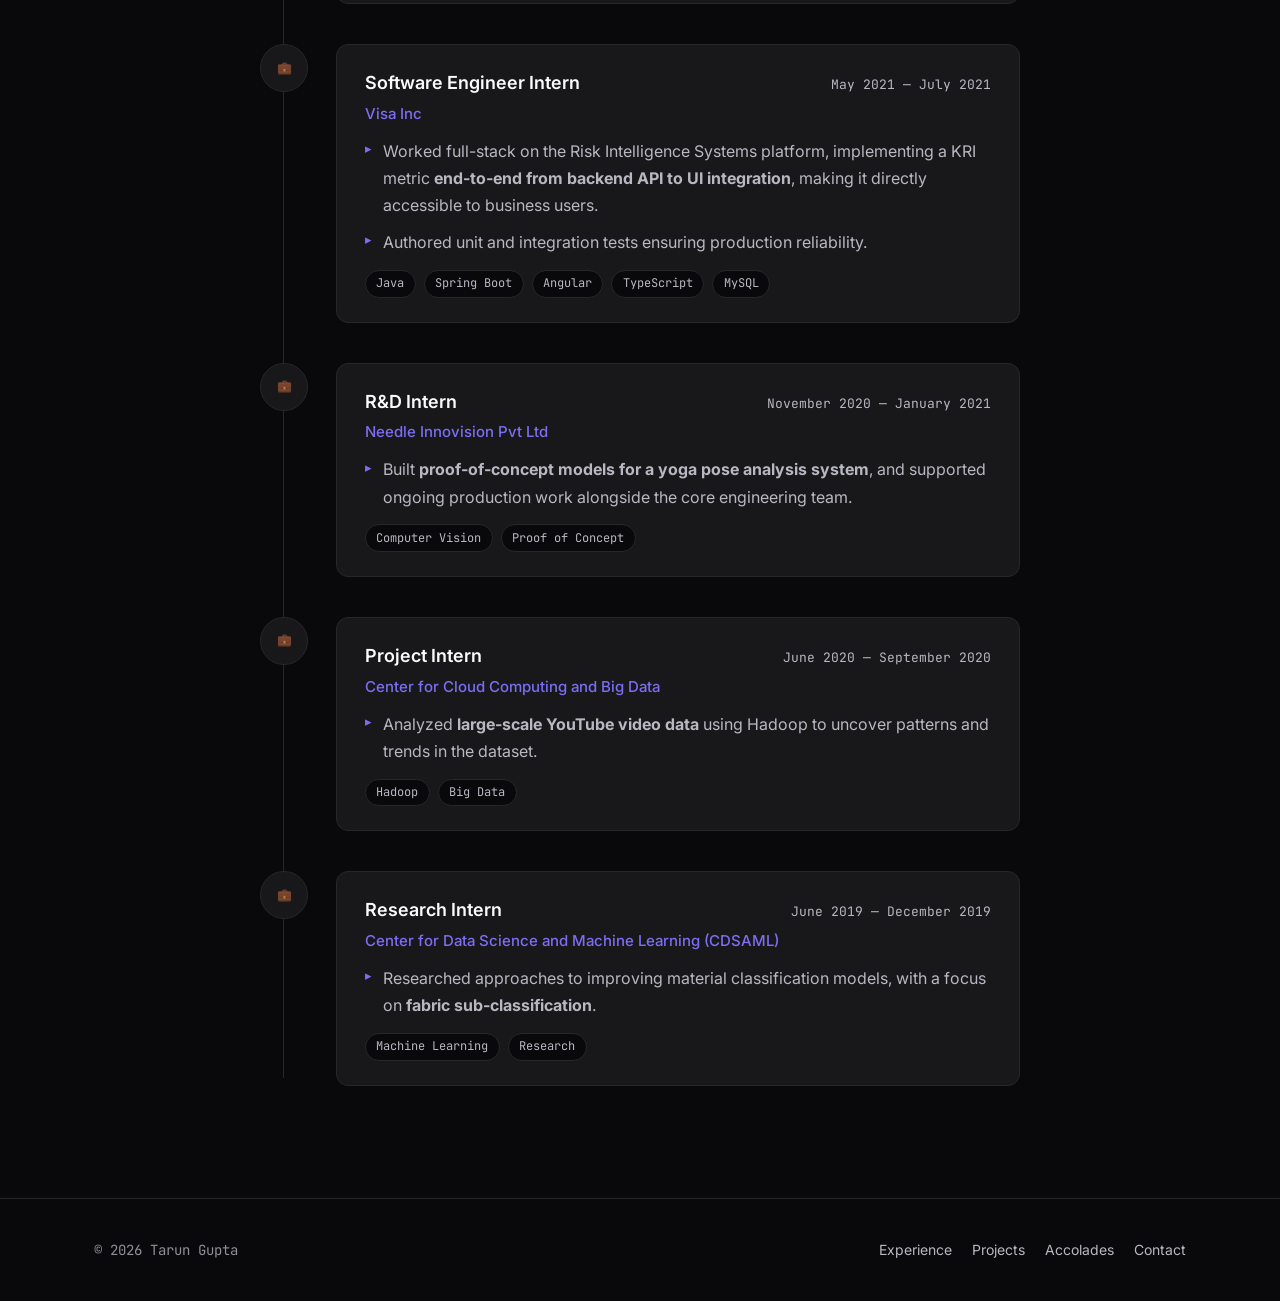
<file: experience.html>
<!DOCTYPE html>
<html lang="en">
<head>
<meta charset="UTF-8">
<meta name="viewport" content="width=device-width, initial-scale=1.0">
<title>Experience — Tarun Gupta</title>
<meta name="description" content="Work experience of Tarun Gupta — software engineer.">
<meta name="theme-color" content="#09090b">
<link rel="icon" type="image/svg+xml" href="img/favicon.svg">
<link rel="preconnect" href="https://fonts.googleapis.com">
<link rel="preconnect" href="https://fonts.gstatic.com" crossorigin>
<link href="https://fonts.googleapis.com/css2?family=Inter:wght@400;500;600;700&family=JetBrains+Mono:wght@400;500;600&display=swap" rel="stylesheet">
<link rel="stylesheet" href="css/style.css?v=4">
</head>
<body data-page="experience">

<!-- ========== Nav ========== -->
<nav class="nav" id="nav">
  <div class="nav-inner">
    <a href="index.html" class="nav-brand">tarun<span class="dot">.</span>dev</a>
    <ul class="nav-links" id="navLinks">
      <li><a href="index.html" class="nav-link" data-page="home">Home</a></li>
      <li><a href="experience.html" class="nav-link" data-page="experience">Experience</a></li>
      <li><a href="projects.html" class="nav-link" data-page="projects">Projects</a></li>
      <li><a href="accolades.html" class="nav-link" data-page="accolades">Accolades</a></li>
<!--      <li><a href="sidequest.html" class="nav-link" data-page="sidequest">Side Quests</a></li>-->
      <li><a href="contact.html" class="nav-link" data-page="contact">Contact</a></li>
      <li class="nav-social"><a href="https://github.com/TarunGuptaJ" target="_blank" rel="noopener" aria-label="GitHub">GitHub</a></li>
    </ul>
    <button class="nav-toggle" id="navToggle" aria-label="Toggle menu">
      <span></span><span></span><span></span>
    </button>
  </div>
</nav>


<!-- ========== Page header ========== -->
<header class="page-hero">
  <div class="container">
    <span class="section-eyebrow">$ git log --author=tarun</span>
    <h1 data-animate>Work Experience</h1>
    <p data-animate>Where I've shipped things.</p>
  </div>
</header>

<!-- ========== Experience ========== -->
<section id="experience-full">
  <div class="container">
    <div class="timeline">

      <div class="timeline-item" data-animate>
        <div class="timeline-marker">💼</div>
        <div class="timeline-content">
          <div class="timeline-top">
            <h3>Sr Software Engineer</h3>
            <span class="timeline-date">July 2024 — Present</span>
          </div>
          <div class="timeline-org">Visa Inc</div>
          <p class="timeline-subrole"><strong>Risk 360</strong></p>
          <ul>
            <li>Built and owned backend services for a centralized risk analytics platform serving <strong>100+ global analysts</strong>, unifying data from <strong>12+ risk teams</strong> across fraud, credit, and compliance into a single insights layer, backed by pipelines processing <strong>1–5 TB per run</strong>.</li>
            <li>Built the platform on a FastAPI backend and React frontend, and introduced the entire caching layer, powering <strong>sub-second UI rendering</strong> for analyst-facing views.</li>
            <li>Designed a config-driven data validation framework for cross-database migrations, <strong>since adopted as the standard across all projects under the org</strong>; owned release coordination and compliance closure.</li>
          </ul>
          <p class="timeline-subrole"><strong>Risk Data Decode</strong></p>
          <ul>
            <li>Designed and built a production multi-agentic GenAI system enabling analysts to generate charts, insights, and presentations from raw data via natural language, <strong>cutting manual effort by 1–2 hours per report</strong>.</li>
            <li>Led the project end-to-end, covering requirements, system design, infrastructure provisioning, and production deployment, while <strong>directing 2 engineers</strong> on execution.</li>
            <li>Architected an agent feedback loop using LangGraph to handle iterative corrections and <strong>improve output accuracy without manual re-prompting</strong>.</li>
            <li>Onboarded the Graphify skill and ported it for internal use within Claude Code, <strong>reducing token usage by ~30%</strong> for equivalent tasks.</li>
            <li>Created reference templates from existing codebases for Claude Code to draw context from, <strong>increasing team throughput and reducing token usage</strong>.</li>
          </ul>
          <div class="tag-row">
            <span class="tag">FastAPI</span>
            <span class="tag">React</span>
            <span class="tag">Spark</span>
            <span class="tag">Scala</span>
            <span class="tag">Airflow</span>
            <span class="tag">LangGraph</span>
          </div>
        </div>
      </div>

      <div class="timeline-item" data-animate>
        <div class="timeline-marker">💼</div>
        <div class="timeline-content">
          <div class="timeline-top">
            <h3>Software Engineer</h3>
            <span class="timeline-date">June 2022 — June 2024</span>
          </div>
          <div class="timeline-org">Visa Inc</div>
          <ul>
            <li>Owned backend services for the Risk Intelligence Systems platform, including a centralized asynchronous cache management system that <strong>cut KRI dashboard response times from 8+ seconds to 1.2 seconds (85% improvement)</strong> across dozens of daily analyst requests.</li>
            <li>Designed scheduled, asynchronous refresh cycles to <strong>eliminate all user-facing latency</strong> at request time.</li>
            <li>Built production backend services using Java, Spring Boot, and MySQL.</li>
          </ul>
          <div class="tag-row">
            <span class="tag">Java</span>
            <span class="tag">Spring Boot</span>
            <span class="tag">MySQL</span>
          </div>
        </div>
      </div>

      <div class="timeline-item" data-animate>
        <div class="timeline-marker">💼</div>
        <div class="timeline-content">
          <div class="timeline-top">
            <h3>Software Engineer Intern</h3>
            <span class="timeline-date">May 2021 — July 2021</span>
          </div>
          <div class="timeline-org">Visa Inc</div>
          <ul>
            <li>Worked full-stack on the Risk Intelligence Systems platform, implementing a KRI metric <strong>end-to-end from backend API to UI integration</strong>, making it directly accessible to business users.</li>
            <li>Authored unit and integration tests ensuring production reliability.</li>
          </ul>
          <div class="tag-row">
            <span class="tag">Java</span>
            <span class="tag">Spring Boot</span>
            <span class="tag">Angular</span>
            <span class="tag">TypeScript</span>
            <span class="tag">MySQL</span>
          </div>
        </div>
      </div>

      <div class="timeline-item" data-animate>
        <div class="timeline-marker">💼</div>
        <div class="timeline-content">
          <div class="timeline-top">
            <h3>R&D Intern</h3>
            <span class="timeline-date">November 2020 — January 2021</span>
          </div>
          <div class="timeline-org">Needle Innovision Pvt Ltd</div>
          <ul>
            <li>Built <strong>proof-of-concept models for a yoga pose analysis system</strong>, and supported ongoing production work alongside the core engineering team.</li>
          </ul>
          <div class="tag-row">
            <span class="tag">Computer Vision</span>
            <span class="tag">Proof of Concept</span>
          </div>
        </div>
      </div>

      <div class="timeline-item" data-animate>
        <div class="timeline-marker">💼</div>
        <div class="timeline-content">
          <div class="timeline-top">
            <h3>Project Intern</h3>
            <span class="timeline-date">June 2020 — September 2020</span>
          </div>
          <div class="timeline-org">Center for Cloud Computing and Big Data</div>
          <ul>
            <li>Analyzed <strong>large-scale YouTube video data</strong> using Hadoop to uncover patterns and trends in the dataset.</li>
          </ul>
          <div class="tag-row">
            <span class="tag">Hadoop</span>
            <span class="tag">Big Data</span>
          </div>
        </div>
      </div>

      <div class="timeline-item" data-animate>
        <div class="timeline-marker">💼</div>
        <div class="timeline-content">
          <div class="timeline-top">
            <h3>Research Intern</h3>
            <span class="timeline-date">June 2019 — December 2019</span>
          </div>
          <div class="timeline-org">Center for Data Science and Machine Learning (CDSAML)</div>
          <ul>
            <li>Researched approaches to improving material classification models, with a focus on <strong>fabric sub-classification</strong>.</li>
          </ul>
          <div class="tag-row">
            <span class="tag">Machine Learning</span>
            <span class="tag">Research</span>
          </div>
        </div>
      </div>

    </div>
  </div>
</section>

<!-- ========== Footer ========== -->
<footer class="footer">
  <div class="container footer-inner">
    <span class="footer-meta">© <span id="year"></span> Tarun Gupta</span>
    <div class="footer-links">
      <a href="experience.html">Experience</a>
      <a href="projects.html">Projects</a>
      <a href="accolades.html">Accolades</a>
<!--      <a href="sidequest.html">Side Quests</a>-->
      <a href="contact.html">Contact</a>
    </div>
  </div>
</footer>

<button class="back-to-top" id="backToTop" aria-label="Back to top">
  <svg width="18" height="18" viewBox="0 0 24 24" fill="none" stroke="currentColor" stroke-width="2"><path d="M12 19V5M5 12l7-7 7 7"/></svg>
</button>

<script src="js/main.js?v=2"></script>
</body>
</html>
</file>
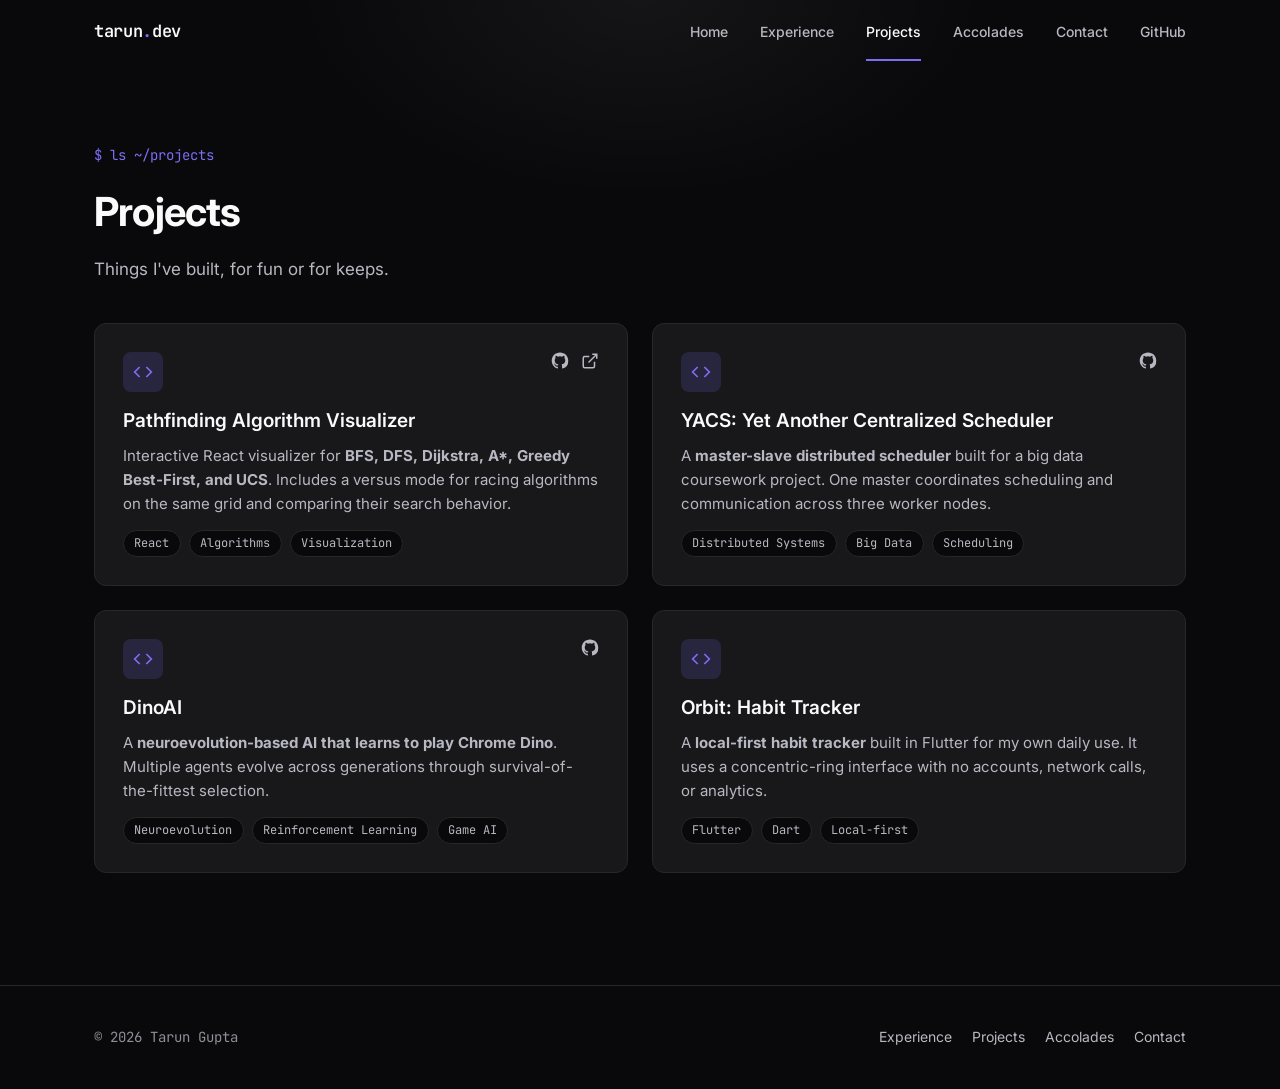
<file: projects.html>
<!DOCTYPE html>
<html lang="en">
<head>
<meta charset="UTF-8">
<meta name="viewport" content="width=device-width, initial-scale=1.0">

<title>Projects — Tarun Gupta</title>
<meta name="description" content="Projects built by Tarun Gupta — software engineer.">
<meta name="theme-color" content="#09090b">

<link rel="icon" type="image/svg+xml" href="img/favicon.svg">

<link rel="preconnect" href="https://fonts.googleapis.com">
<link rel="preconnect" href="https://fonts.gstatic.com" crossorigin>

<link href="https://fonts.googleapis.com/css2?family=Inter:wght@400;500;600;700&family=JetBrains+Mono:wght@400;500;600&display=swap" rel="stylesheet">

<link rel="stylesheet" href="css/style.css?v=4">
</head>

<body data-page="projects">

<!-- ========== Nav ========== -->
<nav class="nav" id="nav">
  <div class="nav-inner">

    <a href="index.html" class="nav-brand">
      tarun<span class="dot">.</span>dev
    </a>

    <ul class="nav-links" id="navLinks">
      <li><a href="index.html" class="nav-link" data-page="home">Home</a></li>
      <li><a href="experience.html" class="nav-link" data-page="experience">Experience</a></li>
      <li><a href="projects.html" class="nav-link" data-page="projects">Projects</a></li>
      <li><a href="accolades.html" class="nav-link" data-page="accolades">Accolades</a></li>
<!--      <li><a href="sidequest.html" class="nav-link" data-page="sidequest">Side Quests</a></li>-->
      <li><a href="contact.html" class="nav-link" data-page="contact">Contact</a></li>

      <li class="nav-social">
        <a href="https://github.com/TarunGuptaJ" target="_blank" rel="noopener" aria-label="GitHub">
          GitHub
        </a>
      </li>
    </ul>

    <button class="nav-toggle" id="navToggle" aria-label="Toggle menu">
      <span></span>
      <span></span>
      <span></span>
    </button>

  </div>
</nav>


<!-- ========== Page header ========== -->
<header class="page-hero">
  <div class="container">
    <span class="section-eyebrow">$ ls ~/projects</span>

    <h1 data-animate>Projects</h1>

    <p data-animate>
      Things I've built, for fun or for keeps.
    </p>
  </div>
</header>


<!-- ========== Projects ========== -->
<section id="projects-full">
  <div class="container">

    <div class="projects-grid">


      <!-- ========== Pathfinding Visualizer ========== -->
      <div class="project-card" data-animate>

        <div class="project-top">

          <div class="project-icon">
            <svg width="20" height="20" viewBox="0 0 24 24" fill="none"
              stroke="currentColor" stroke-width="2">
              <path d="M16 18l6-6-6-6M8 6l-6 6 6 6"/>
            </svg>
          </div>

          <div class="project-links">

            <a
              href="#"
              target="_blank"
              rel="noopener"
              aria-label="Source"
            >
              <svg width="18" height="18" viewBox="0 0 24 24" fill="currentColor">
                <path d="M12 .5C5.73.5.98 5.24.98 11.5c0 4.86 3.15 8.98 7.52 10.43.55.1.75-.24.75-.53v-1.87c-3.06.66-3.71-1.48-3.71-1.48-.5-1.27-1.22-1.6-1.22-1.6-1-.68.08-.67.08-.67 1.1.08 1.68 1.13 1.68 1.13.98 1.68 2.57 1.2 3.2.92.1-.71.38-1.2.7-1.48-2.44-.28-5-1.22-5-5.43 0-1.2.43-2.18 1.13-2.94-.11-.28-.49-1.4.11-2.93 0 0 .92-.3 3.02 1.12a10.5 10.5 0 0 1 5.5 0c2.1-1.42 3.02-1.12 3.02-1.12.6 1.53.22 2.65.11 2.93.7.76 1.13 1.74 1.13 2.94 0 4.22-2.57 5.15-5.02 5.42.39.34.74 1.02.74 2.06v3.05c0 .29.2.64.76.53A10.51 10.51 0 0 0 23 11.5C23 5.24 18.27.5 12 .5z"/>
              </svg>
            </a>

            <a
              href="https://tarunguptaj.github.io/algo-viz-host/"
              target="_blank"
              rel="noopener"
              aria-label="Live demo"
            >
              <svg width="18" height="18" viewBox="0 0 24 24" fill="none"
                stroke="currentColor" stroke-width="2">
                <path d="M18 13v6a2 2 0 0 1-2 2H5a2 2 0 0 1-2-2V8a2 2 0 0 1 2-2h6"/>
                <path d="M15 3h6v6"/>
                <path d="M10 14L21 3"/>
              </svg>
            </a>

          </div>
        </div>

        <h3>Pathfinding Algorithm Visualizer</h3>

        <p>
          Interactive React visualizer for
          <strong>BFS, DFS, Dijkstra, A*, Greedy Best-First, and UCS</strong>.
          Includes a versus mode for racing algorithms on the same grid and comparing their search behavior.
        </p>

        <div class="tag-row">
          <span class="tag">React</span>
          <span class="tag">Algorithms</span>
          <span class="tag">Visualization</span>
        </div>

      </div>


      <!-- ========== YACS ========== -->
      <div class="project-card" data-animate>

        <div class="project-top">

          <div class="project-icon">
            <svg width="20" height="20" viewBox="0 0 24 24" fill="none"
              stroke="currentColor" stroke-width="2">
              <path d="M16 18l6-6-6-6M8 6l-6 6 6 6"/>
            </svg>
          </div>

          <div class="project-links">

            <a
              href="https://github.com/TarunGuptaJ/Yet-Another-Centralized-Scheduler"
              target="_blank"
              rel="noopener"
              aria-label="Source"
            >
              <svg width="18" height="18" viewBox="0 0 24 24" fill="currentColor">
                <path d="M12 .5C5.73.5.98 5.24.98 11.5c0 4.86 3.15 8.98 7.52 10.43.55.1.75-.24.75-.53v-1.87c-3.06.66-3.71-1.48-3.71-1.48-.5-1.27-1.22-1.6-1.22-1.6-1-.68.08-.67.08-.67 1.1.08 1.68 1.13 1.68 1.13.98 1.68 2.57 1.2 3.2.92.1-.71.38-1.2.7-1.48-2.44-.28-5-1.22-5-5.43 0-1.2.43-2.18 1.13-2.94-.11-.28-.49-1.4.11-2.93 0 0 .92-.3 3.02 1.12a10.5 10.5 0 0 1 5.5 0c2.1-1.42 3.02-1.12 3.02-1.12.6 1.53.22 2.65.11 2.93.7.76 1.13 1.74 1.13 2.94 0 4.22-2.57 5.15-5.02 5.42.39.34.74 1.02.74 2.06v3.05c0 .29.2.64.76.53A10.51 10.51 0 0 0 23 11.5C23 5.24 18.27.5 12 .5z"/>
              </svg>
            </a>

          </div>
        </div>

        <h3>YACS: Yet Another Centralized Scheduler</h3>

        <p>
          A <strong>master-slave distributed scheduler</strong> built for a big data coursework project.
          One master coordinates scheduling and communication across three worker nodes.
        </p>

        <div class="tag-row">
          <span class="tag">Distributed Systems</span>
          <span class="tag">Big Data</span>
          <span class="tag">Scheduling</span>
        </div>

      </div>


      <!-- ========== DinoAI ========== -->
      <div class="project-card" data-animate>

        <div class="project-top">

          <div class="project-icon">
            <svg width="20" height="20" viewBox="0 0 24 24" fill="none"
              stroke="currentColor" stroke-width="2">
              <path d="M16 18l6-6-6-6M8 6l-6 6 6 6"/>
            </svg>
          </div>

          <div class="project-links">

            <a
              href="https://github.com/TarunGuptaJ/dinoAI"
              target="_blank"
              rel="noopener"
              aria-label="Source"
            >
              <svg width="18" height="18" viewBox="0 0 24 24" fill="currentColor">
                <path d="M12 .5C5.73.5.98 5.24.98 11.5c0 4.86 3.15 8.98 7.52 10.43.55.1.75-.24.75-.53v-1.87c-3.06.66-3.71-1.48-3.71-1.48-.5-1.27-1.22-1.6-1.22-1.6-1-.68.08-.67.08-.67 1.1.08 1.68 1.13 1.68 1.13.98 1.68 2.57 1.2 3.2.92.1-.71.38-1.2.7-1.48-2.44-.28-5-1.22-5-5.43 0-1.2.43-2.18 1.13-2.94-.11-.28-.49-1.4.11-2.93 0 0 .92-.3 3.02 1.12a10.5 10.5 0 0 1 5.5 0c2.1-1.42 3.02-1.12 3.02-1.12.6 1.53.22 2.65.11 2.93.7.76 1.13 1.74 1.13 2.94 0 4.22-2.57 5.15-5.02 5.42.39.34.74 1.02.74 2.06v3.05c0 .29.2.64.76.53A10.51 10.51 0 0 0 23 11.5C23 5.24 18.27.5 12 .5z"/>
              </svg>
            </a>

          </div>
        </div>

        <h3>DinoAI</h3>

        <p>
          A <strong>neuroevolution-based AI that learns to play Chrome Dino</strong>.
          Multiple agents evolve across generations through survival-of-the-fittest selection.
        </p>

        <div class="tag-row">
          <span class="tag">Neuroevolution</span>
          <span class="tag">Reinforcement Learning</span>
          <span class="tag">Game AI</span>
        </div>

      </div>


      <!-- ========== Orbit ========== -->
      <div class="project-card" data-animate>

        <div class="project-top">

          <div class="project-icon">
            <svg width="20" height="20" viewBox="0 0 24 24" fill="none"
              stroke="currentColor" stroke-width="2">
              <path d="M16 18l6-6-6-6M8 6l-6 6 6 6"/>
            </svg>
          </div>

        </div>

        <h3>Orbit: Habit Tracker</h3>

        <p>
          A <strong>local-first habit tracker</strong> built in Flutter for my own daily use.
          It uses a concentric-ring interface with no accounts, network calls, or analytics.
        </p>

        <div class="tag-row">
          <span class="tag">Flutter</span>
          <span class="tag">Dart</span>
          <span class="tag">Local-first</span>
        </div>

      </div>


    </div>
  </div>
</section>


<!-- ========== Footer ========== -->
<footer class="footer">
  <div class="container footer-inner">

    <span class="footer-meta">
      © <span id="year"></span> Tarun Gupta
    </span>

    <div class="footer-links">
      <a href="experience.html">Experience</a>
      <a href="projects.html">Projects</a>
      <a href="accolades.html">Accolades</a>
<!--      <a href="sidequest.html">Side Quests</a>-->
      <a href="contact.html">Contact</a>
    </div>

  </div>
</footer>


<!-- ========== Back to top ========== -->
<button class="back-to-top" id="backToTop" aria-label="Back to top">
  <svg width="18" height="18" viewBox="0 0 24 24" fill="none"
    stroke="currentColor" stroke-width="2">
    <path d="M12 19V5M5 12l7-7 7 7"/>
  </svg>
</button>


<script src="js/main.js?v=2"></script>

</body>
</html>
</file>
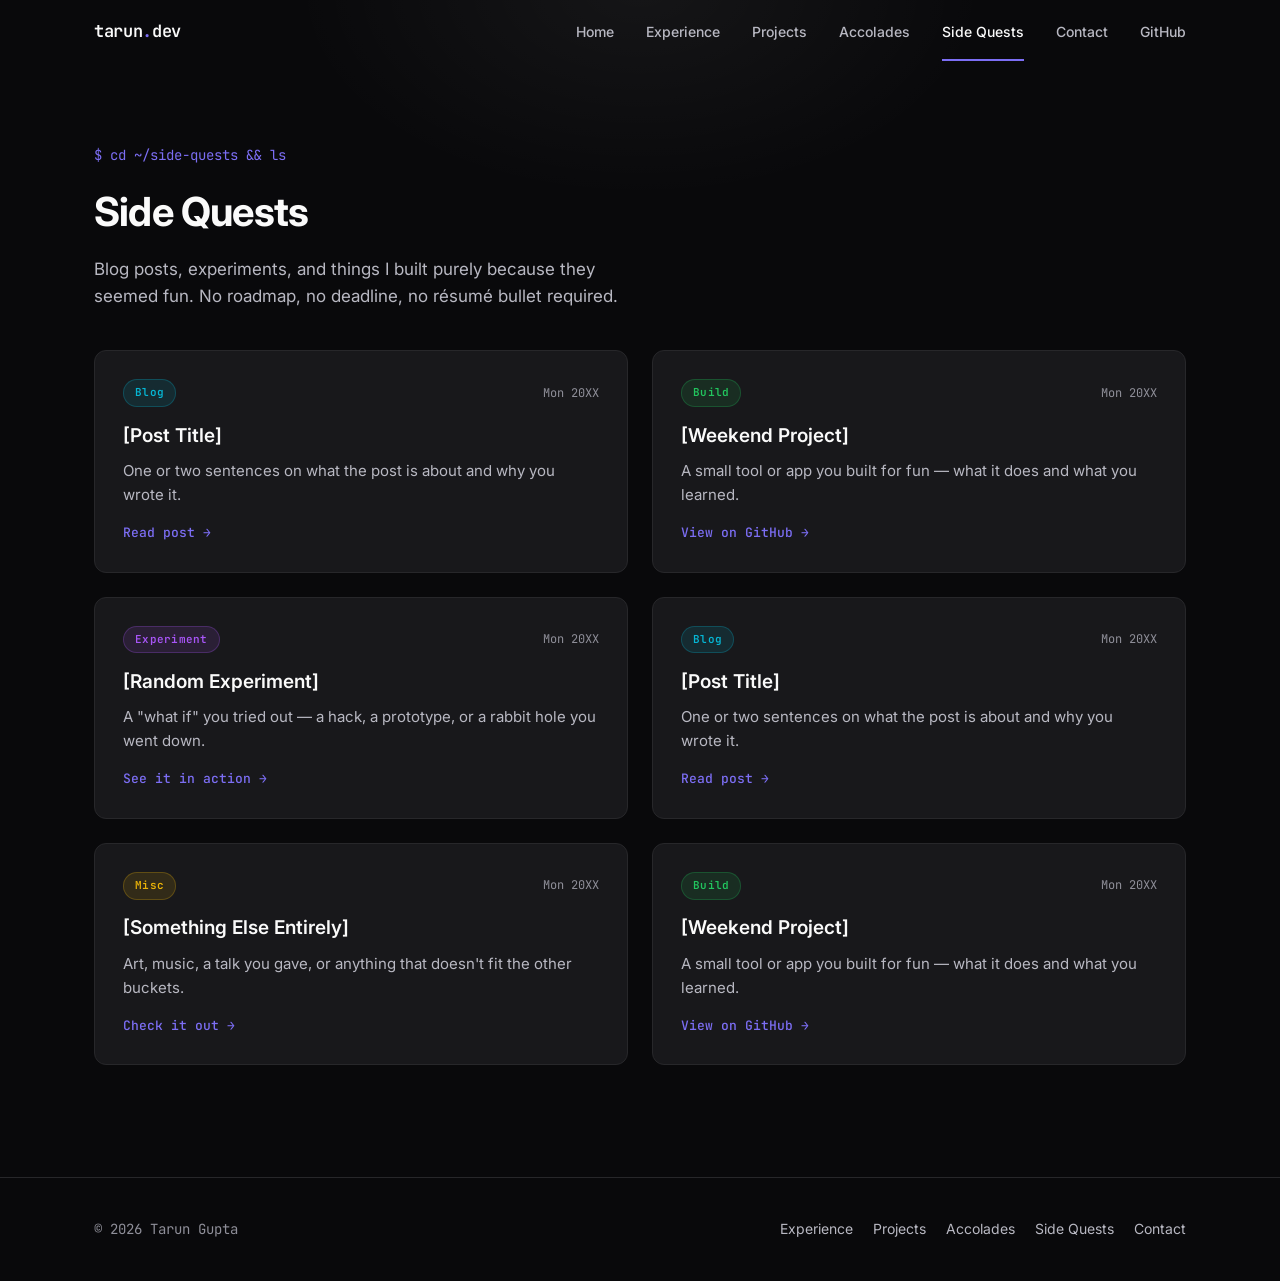
<file: sidequest.html>
<!DOCTYPE html>
<html lang="en">
<head>
<meta charset="UTF-8">
<meta name="viewport" content="width=device-width, initial-scale=1.0">
<title>Side Quests — Tarun Gupta</title>
<meta name="description" content="Blog posts, experiments, and side projects by Tarun Gupta — the stuff that doesn't fit on a resume.">
<meta name="theme-color" content="#09090b">
<link rel="icon" type="image/svg+xml" href="img/favicon.svg">
<link rel="preconnect" href="https://fonts.googleapis.com">
<link rel="preconnect" href="https://fonts.gstatic.com" crossorigin>
<link href="https://fonts.googleapis.com/css2?family=Inter:wght@400;500;600;700&family=JetBrains+Mono:wght@400;500;600&display=swap" rel="stylesheet">
<link rel="stylesheet" href="css/style.css?v=4">
</head>
<body data-page="sidequest">

<!-- ========== Nav ========== -->
<nav class="nav" id="nav">
  <div class="nav-inner">
    <a href="index.html" class="nav-brand">tarun<span class="dot">.</span>dev</a>
    <ul class="nav-links" id="navLinks">
      <li><a href="index.html" class="nav-link" data-page="home">Home</a></li>
      <li><a href="experience.html" class="nav-link" data-page="experience">Experience</a></li>
      <li><a href="projects.html" class="nav-link" data-page="projects">Projects</a></li>
      <li><a href="accolades.html" class="nav-link" data-page="accolades">Accolades</a></li>
      <li><a href="sidequest.html" class="nav-link" data-page="sidequest">Side Quests</a></li>
      <li><a href="contact.html" class="nav-link" data-page="contact">Contact</a></li>
      <li class="nav-social"><a href="https://github.com/TarunGuptaJ" target="_blank" rel="noopener" aria-label="GitHub">GitHub</a></li>
    </ul>
    <button class="nav-toggle" id="navToggle" aria-label="Toggle menu">
      <span></span><span></span><span></span>
    </button>
  </div>
</nav>


<!-- ========== Page header ========== -->
<header class="page-hero">
  <div class="container">
    <span class="section-eyebrow">$ cd ~/side-quests &amp;&amp; ls</span>
    <h1 data-animate>Side Quests</h1>
    <p data-animate>Blog posts, experiments, and things I built purely because they seemed fun. No roadmap, no deadline, no résumé bullet required.</p>
  </div>
</header>

<!--
  HOW TO ADD A NEW ENTRY
  Copy one .sidequest-card block below and edit it. Pick a tag class that matches the kind of thing it is:
    sq-tag-blog        — writing / posts
    sq-tag-build        — a small tool or app you shipped for fun
    sq-tag-experiment   — a prototype, hack, or "what if" exploration
    sq-tag-misc         — art, music, talks, anything else
  Point the link at the post itself (Medium/Substack/Hashnode/your own writeup) or a repo/demo.
-->

<!-- ========== Side Quests grid ========== -->
<section id="sidequest-full">
  <div class="container">
    <div class="sidequest-grid">

      <div class="sidequest-card" data-animate>
        <div class="sidequest-top">
          <span class="sq-tag sq-tag-blog">Blog</span>
          <span class="sidequest-date">Mon 20XX</span>
        </div>
        <h3>[Post Title]</h3>
        <p>One or two sentences on what the post is about and why you wrote it.</p>
        <a href="#" target="_blank" rel="noopener" class="sidequest-link">Read post →</a>
      </div>

      <div class="sidequest-card" data-animate>
        <div class="sidequest-top">
          <span class="sq-tag sq-tag-build">Build</span>
          <span class="sidequest-date">Mon 20XX</span>
        </div>
        <h3>[Weekend Project]</h3>
        <p>A small tool or app you built for fun — what it does and what you learned.</p>
        <a href="#" target="_blank" rel="noopener" class="sidequest-link">View on GitHub →</a>
      </div>

      <div class="sidequest-card" data-animate>
        <div class="sidequest-top">
          <span class="sq-tag sq-tag-experiment">Experiment</span>
          <span class="sidequest-date">Mon 20XX</span>
        </div>
        <h3>[Random Experiment]</h3>
        <p>A "what if" you tried out — a hack, a prototype, or a rabbit hole you went down.</p>
        <a href="#" target="_blank" rel="noopener" class="sidequest-link">See it in action →</a>
      </div>

      <div class="sidequest-card" data-animate>
        <div class="sidequest-top">
          <span class="sq-tag sq-tag-blog">Blog</span>
          <span class="sidequest-date">Mon 20XX</span>
        </div>
        <h3>[Post Title]</h3>
        <p>One or two sentences on what the post is about and why you wrote it.</p>
        <a href="#" target="_blank" rel="noopener" class="sidequest-link">Read post →</a>
      </div>

      <div class="sidequest-card" data-animate>
        <div class="sidequest-top">
          <span class="sq-tag sq-tag-misc">Misc</span>
          <span class="sidequest-date">Mon 20XX</span>
        </div>
        <h3>[Something Else Entirely]</h3>
        <p>Art, music, a talk you gave, or anything that doesn't fit the other buckets.</p>
        <a href="#" target="_blank" rel="noopener" class="sidequest-link">Check it out →</a>
      </div>

      <div class="sidequest-card" data-animate>
        <div class="sidequest-top">
          <span class="sq-tag sq-tag-build">Build</span>
          <span class="sidequest-date">Mon 20XX</span>
        </div>
        <h3>[Weekend Project]</h3>
        <p>A small tool or app you built for fun — what it does and what you learned.</p>
        <a href="#" target="_blank" rel="noopener" class="sidequest-link">View on GitHub →</a>
      </div>

    </div>
  </div>
</section>

<!-- ========== Footer ========== -->
<footer class="footer">
  <div class="container footer-inner">
    <span class="footer-meta">© <span id="year"></span> Tarun Gupta</span>
    <div class="footer-links">
      <a href="experience.html">Experience</a>
      <a href="projects.html">Projects</a>
      <a href="accolades.html">Accolades</a>
      <a href="sidequest.html">Side Quests</a>
      <a href="contact.html">Contact</a>
    </div>
  </div>
</footer>

<button class="back-to-top" id="backToTop" aria-label="Back to top">
  <svg width="18" height="18" viewBox="0 0 24 24" fill="none" stroke="currentColor" stroke-width="2"><path d="M12 19V5M5 12l7-7 7 7"/></svg>
</button>

<script src="js/main.js?v=2"></script>
</body>
</html>
</file>
<file: css/style.css>
/* ========================================
   Tarun Gupta — Portfolio Styles
   ======================================== */

*,
*::before,
*::after {
  margin: 0;
  padding: 0;
  box-sizing: border-box;
}

:root {
  --bg: #09090b;
  --surface: #18181b;
  --surface-hover: #1f1f23;
  --border: #27272a;
  --border-light: #3f3f46;
  --text: #fafafa;
  --text-secondary: #b8b8c2;
  --text-dim: #8f8f99;
  --accent: #7c6ef4;
  --accent-2: #c084fc;
  --accent-hover: #6a5cf0;
  --accent-glow: rgba(124, 110, 244, 0.16);
  --accent-gradient: linear-gradient(135deg, #8b7bf7 0%, #7c6ef4 45%, #b57af5 100%);
  --glow: rgba(255, 255, 255, 0.05);
  --green: #22c55e;
  --yellow: #eab308;
  --cyan: #06b6d4;
  --purple: #a855f7;
  --terminal-bg: #0c0c0e;
  --font-sans: 'Inter', -apple-system, BlinkMacSystemFont, 'Segoe UI', Roboto, sans-serif;
  --font-mono: 'JetBrains Mono', 'Fira Code', 'SF Mono', Menlo, Consolas, monospace;
  --container: 1140px;
  --radius: 0.75rem;
  --radius-sm: 0.5rem;
}

html {
  scroll-behavior: smooth;
  -webkit-text-size-adjust: 100%;
  overflow-x: hidden;
}

body {
  font-family: var(--font-sans);
  background: var(--bg);
  color: var(--text);
  line-height: 1.6;
  -webkit-font-smoothing: antialiased;
  -moz-osx-font-smoothing: grayscale;
  overflow-x: hidden;
}

a {
  color: var(--accent);
  text-decoration: none;
  transition: color 0.2s;
}

a:hover {
  color: var(--accent-hover);
}

ul {
  list-style: none;
}

code {
  font-family: var(--font-mono);
  font-size: 0.875em;
  background: var(--surface);
  padding: 0.15em 0.4em;
  border-radius: 4px;
  color: var(--cyan);
}

.container {
  max-width: var(--container);
  margin: 0 auto;
  padding: 0 1.5rem;
}

section {
  position: relative;
  padding: 7rem 0;
  box-sizing: border-box;
}

.section-title {
  font-size: 2.25rem;
  font-weight: 700;
  text-align: center;
  letter-spacing: -0.02em;
  margin-bottom: 0.75rem;
}

.section-eyebrow {
  display: block;
  text-align: center;
  font-family: var(--font-mono);
  font-size: 0.875rem;
  color: var(--accent);
  margin-bottom: 1rem;
}

.section-sub {
  text-align: center;
  color: var(--text-secondary);
  font-size: 1.125rem;
  max-width: 560px;
  margin: 0 auto 3.5rem;
}

/* Scroll-reveal (single, restrained pattern used consistently) */
[data-animate] {
  opacity: 0;
  transform: translateY(20px);
  transition: opacity 0.6s ease, transform 0.6s ease;
}

[data-animate].visible {
  opacity: 1;
  transform: translateY(0);
}

@media (prefers-reduced-motion: reduce) {
  [data-animate] {
    opacity: 1;
    transform: none;
    transition: none;
  }
}

/* ========================================
   Navigation
   ======================================== */

.nav {
  position: fixed;
  top: 0;
  left: 0;
  right: 0;
  z-index: 100;
  background: transparent;
  transition: background 0.3s, box-shadow 0.3s, backdrop-filter 0.3s;
}

.nav.scrolled {
  background: rgba(9, 9, 11, 0.72);
  backdrop-filter: blur(14px);
  -webkit-backdrop-filter: blur(14px);
  box-shadow: 0 1px 0 rgba(255, 255, 255, 0.06);
}

.nav-inner {
  max-width: var(--container);
  margin: 0 auto;
  padding: 0 1.5rem;
  display: flex;
  align-items: center;
  justify-content: space-between;
  height: 64px;
}

.nav-brand {
  font-family: var(--font-mono);
  font-size: 1.0625rem;
  font-weight: 600;
  color: var(--text);
  letter-spacing: -0.02em;
}

.nav-brand .dot {
  color: var(--accent);
}

.nav-links {
  display: flex;
  align-items: center;
  gap: 2rem;
}

.nav-links a {
  color: var(--text-secondary);
  font-size: 0.875rem;
  font-weight: 500;
  transition: color 0.2s;
  position: relative;
}

.nav-links a:hover {
  color: var(--text);
}

.nav-links a.active {
  color: var(--text);
}

.nav-links a.active::after {
  content: '';
  position: absolute;
  left: 0;
  right: 0;
  bottom: -21px;
  height: 2px;
  background: var(--accent);
}

@media (max-width: 720px) {
  .nav-links a.active::after {
    display: none;
  }

  .nav-links a.active {
    color: var(--accent);
  }
}

.nav-social {
  display: flex;
  align-items: center;
  gap: 0.375rem;
}

.nav-toggle {
  display: none;
  flex-direction: column;
  gap: 5px;
  background: none;
  border: none;
  cursor: pointer;
  padding: 4px;
}

.nav-toggle span {
  display: block;
  width: 22px;
  height: 2px;
  background: var(--text-secondary);
  border-radius: 2px;
  transition: transform 0.3s, opacity 0.3s;
}

.nav-toggle.active span:nth-child(1) {
  transform: translateY(7px) rotate(45deg);
}

.nav-toggle.active span:nth-child(2) {
  opacity: 0;
}

.nav-toggle.active span:nth-child(3) {
  transform: translateY(-7px) rotate(-45deg);
}

/* ========================================
   Hero
   ======================================== */

.hero {
  position: relative;
  min-height: 100vh;
  display: flex;
  flex-direction: column;
  justify-content: center;
  padding: 6rem 0;
  overflow: hidden;
  box-sizing: border-box;
}

.hero-glow {
  position: absolute;
  top: -200px;
  left: 50%;
  transform: translateX(-50%);
  width: 800px;
  height: 600px;
  background: radial-gradient(ellipse at center, var(--glow) 0%, transparent 70%);
  pointer-events: none;
}

.hero-grid {
  position: relative;
  z-index: 1;
  display: grid;
  grid-template-columns: 1.1fr 0.9fr;
  gap: 3rem;
  align-items: center;
}

.hero h1 {
  font-size: 3.25rem;
  font-weight: 700;
  line-height: 1.15;
  letter-spacing: -0.03em;
  margin-bottom: 1.25rem;
}

.hero h1 span {
  color: var(--text-secondary);
}

.sr-only {
  position: absolute;
  width: 1px;
  height: 1px;
  padding: 0;
  margin: -1px;
  overflow: hidden;
  clip: rect(0, 0, 0, 0);
  white-space: nowrap;
  border: 0;
}

.hero-swap {
  display: inline-grid;
  vertical-align: bottom;
}

.hero-swap-code,
.hero-swap-prompts {
  grid-area: 1 / 1;
  position: relative;
  white-space: nowrap;
}

.hero-swap-code {
  color: var(--text-secondary);
  animation: heroSwapCode 4.5s infinite;
}

.hero-swap-code::after {
  content: '';
  position: absolute;
  left: 0;
  top: 52%;
  height: 2px;
  width: 0%;
  background: var(--text-dim);
  animation: heroSwapStrike 4.5s infinite;
}

.hero-swap-prompts {
  color: var(--accent);
  font-weight: 700;
  opacity: 0;
  animation: heroSwapPrompts 4.5s infinite;
}

@keyframes heroSwapCode {
  0%, 28% { opacity: 1; }
  38%, 88% { opacity: 0; }
  98%, 100% { opacity: 1; }
}

@keyframes heroSwapStrike {
  0%, 13% { width: 0%; }
  26%, 100% { width: 100%; }
}

@keyframes heroSwapPrompts {
  0%, 33% { opacity: 0; transform: translateY(2px); }
  43%, 83% { opacity: 1; transform: translateY(0); }
  93%, 100% { opacity: 0; transform: translateY(2px); }
}

@media (prefers-reduced-motion: reduce) {
  .hero-swap-code,
  .hero-swap-code::after,
  .hero-swap-prompts {
    animation: none;
  }

  .hero-swap-code {
    opacity: 0;
  }

  .hero-swap-prompts {
    opacity: 1;
  }
}

.hero-sub {
  font-size: 1.125rem;
  color: var(--text-secondary);
  max-width: 480px;
  margin-bottom: 2.25rem;
  line-height: 1.7;
}

.hero-actions {
  display: flex;
  align-items: center;
  gap: 1rem;
  flex-wrap: wrap;
}

.btn {
  display: inline-flex;
  align-items: center;
  gap: 0.5rem;
  font-family: var(--font-sans);
  font-size: 0.9375rem;
  font-weight: 600;
  padding: 0.75rem 1.5rem;
  border-radius: var(--radius-sm);
  border: 1px solid transparent;
  cursor: pointer;
  transition: background 0.2s, border-color 0.2s, color 0.2s, transform 0.2s, filter 0.2s;
}

.btn-primary {
  background: var(--accent-gradient);
  color: #fff;
}

.btn-primary:hover {
  filter: brightness(1.08);
  color: #fff;
}

.btn-secondary {
  background: var(--surface);
  color: var(--text);
  border-color: var(--border);
}

.btn-secondary:hover {
  background: var(--surface-hover);
  border-color: var(--border-light);
  color: var(--text);
}

/* Terminal card */
.hero-terminal {
  position: relative;
  z-index: 1;
}

.terminal {
  background: var(--terminal-bg);
  border: 1px solid var(--border);
  border-radius: var(--radius);
  overflow: hidden;
  box-shadow: 0 20px 60px rgba(0, 0, 0, 0.5);
}

.terminal-header {
  display: flex;
  align-items: center;
  gap: 0.5rem;
  padding: 0.75rem 1rem;
  background: var(--surface);
  border-bottom: 1px solid var(--border);
}

.terminal-dots {
  display: flex;
  gap: 6px;
}

.dot {
  width: 11px;
  height: 11px;
  border-radius: 50%;
}

.dot-red { background: #ff5f57; }
.dot-yellow { background: #febc2e; }
.dot-green { background: #28c840; }

.terminal-title {
  font-family: var(--font-mono);
  font-size: 0.75rem;
  color: var(--text-dim);
  margin-left: 0.25rem;
}

.terminal-body {
  padding: 1.5rem;
  font-family: var(--font-mono);
  font-size: 0.875rem;
  line-height: 1.9;
  min-height: 220px;
}

.t-prompt { color: var(--cyan); }
.t-key { color: var(--purple); }
.t-str { color: var(--yellow); }
.t-dim { color: var(--text-dim); }

.terminal-cursor {
  display: inline-block;
  width: 7px;
  height: 1.1em;
  background: var(--text);
  vertical-align: text-bottom;
  animation: blink 1s step-end infinite;
}

@keyframes blink {
  50% { opacity: 0; }
}

/* ========================================
   Page hero (compact header for subpages)
   ======================================== */

.page-hero {
  position: relative;
  padding: 9rem 0 1.5rem;
  overflow: hidden;
}

.page-hero + section {
  padding-top: 1rem;
}

.page-hero::before {
  content: '';
  position: absolute;
  top: -220px;
  left: 50%;
  transform: translateX(-50%);
  width: 700px;
  height: 420px;
  background: radial-gradient(ellipse at center, var(--glow) 0%, transparent 70%);
  pointer-events: none;
}

.page-hero .container {
  position: relative;
  z-index: 1;
}

.page-hero .section-eyebrow {
  text-align: left;
  margin-bottom: 0.85rem;
}

.page-hero h1 {
  font-size: 2.5rem;
  font-weight: 700;
  letter-spacing: -0.02em;
  margin-bottom: 0.75rem;
}

.page-hero p {
  color: var(--text-secondary);
  font-size: 1.0625rem;
  max-width: 560px;
}

/* ========================================
   Homepage highlight sections
   ======================================== */

.highlight-head {
  display: flex;
  align-items: flex-end;
  justify-content: space-between;
  gap: 1.5rem;
  margin-bottom: 2.5rem;
  flex-wrap: wrap;
}

.highlight-head .section-title,
.highlight-head .section-sub {
  text-align: left;
  margin: 0;
}

.highlight-head .section-eyebrow {
  text-align: left;
}

.view-all {
  flex-shrink: 0;
  display: inline-flex;
  align-items: center;
  gap: 0.4rem;
  font-family: var(--font-mono);
  font-size: 0.875rem;
  font-weight: 500;
  color: var(--text-secondary);
  border: 1px solid var(--border);
  border-radius: 100px;
  padding: 0.5rem 1.1rem;
  transition: color 0.2s, border-color 0.2s;
}

.view-all:hover {
  color: var(--text);
  border-color: var(--border-light);
}

/* ========================================
   Teaser banner (reused for Side Quest + Contact previews)
   ======================================== */

.teaser {
  background: var(--surface);
  border: 1px solid var(--border);
  border-radius: var(--radius);
  padding: 2.5rem;
  display: flex;
  align-items: center;
  justify-content: space-between;
  gap: 2rem;
  flex-wrap: wrap;
}

.teaser-text h3 {
  font-size: 1.375rem;
  font-weight: 600;
  margin-bottom: 0.5rem;
}

.teaser-text p {
  color: var(--text-secondary);
  font-size: 0.9375rem;
  max-width: 480px;
}

/* ========================================
   Side Quest
   ======================================== */

.sidequest-grid {
  display: grid;
  grid-template-columns: repeat(2, 1fr);
  gap: 1.5rem;
}

.sidequest-card {
  background: var(--surface);
  border: 1px solid var(--border);
  border-radius: var(--radius);
  padding: 1.75rem;
  transition: border-color 0.2s, transform 0.2s;
  display: flex;
  flex-direction: column;
}

.sidequest-card:hover {
  border-color: var(--border-light);
  transform: translateY(-3px);
}

.sidequest-top {
  display: flex;
  align-items: center;
  justify-content: space-between;
  margin-bottom: 0.85rem;
  gap: 0.5rem;
}

.sq-tag {
  font-family: var(--font-mono);
  font-size: 0.6875rem;
  font-weight: 600;
  letter-spacing: 0.02em;
  border-radius: 100px;
  padding: 0.25rem 0.7rem;
  border: 1px solid transparent;
}

.sq-tag-blog { color: var(--cyan); background: rgba(6, 182, 212, 0.12); border-color: rgba(6, 182, 212, 0.25); }
.sq-tag-build { color: var(--green); background: rgba(34, 197, 94, 0.12); border-color: rgba(34, 197, 94, 0.25); }
.sq-tag-experiment { color: var(--purple); background: rgba(168, 85, 247, 0.12); border-color: rgba(168, 85, 247, 0.25); }
.sq-tag-misc { color: var(--yellow); background: rgba(234, 179, 8, 0.12); border-color: rgba(234, 179, 8, 0.25); }

.sidequest-date {
  font-family: var(--font-mono);
  font-size: 0.75rem;
  color: var(--text-dim);
  white-space: nowrap;
}

.sidequest-card h3 {
  font-size: 1.1875rem;
  font-weight: 600;
  margin-bottom: 0.5rem;
}

.sidequest-card p {
  color: var(--text-secondary);
  font-size: 0.9375rem;
  flex-grow: 1;
  margin-bottom: 1rem;
}

.sidequest-link {
  font-family: var(--font-mono);
  font-size: 0.8125rem;
  font-weight: 500;
  align-self: flex-start;
}

/* ========================================
   Timeline (Education / Experience)
   ======================================== */

.timeline {
  max-width: 760px;
  margin: 0 auto;
  position: relative;
}

.timeline::before {
  content: '';
  position: absolute;
  left: 23px;
  top: 8px;
  bottom: 8px;
  width: 1px;
  background: var(--border);
}

.timeline-item {
  position: relative;
  display: flex;
  gap: 1.75rem;
  padding-bottom: 2.5rem;
}

.timeline-item:last-child {
  padding-bottom: 0;
}

.timeline-marker {
  flex-shrink: 0;
  width: 48px;
  height: 48px;
  border-radius: 50%;
  background: var(--surface);
  border: 1px solid var(--border);
  display: flex;
  align-items: center;
  justify-content: center;
  font-family: var(--font-mono);
  font-size: 0.75rem;
  color: var(--accent);
  position: relative;
  z-index: 1;
}

.timeline-content {
  flex: 1;
  background: var(--surface);
  border: 1px solid var(--border);
  border-radius: var(--radius);
  padding: 1.5rem 1.75rem;
  transition: border-color 0.2s, transform 0.2s;
}

.timeline-content:hover {
  border-color: var(--border-light);
}

.timeline-top {
  display: flex;
  justify-content: space-between;
  align-items: baseline;
  flex-wrap: wrap;
  gap: 0.5rem;
  margin-bottom: 0.25rem;
}

.timeline-content h3 {
  font-size: 1.125rem;
  font-weight: 600;
}

.timeline-date {
  font-family: var(--font-mono);
  font-size: 0.8125rem;
  color: var(--text-secondary);
  white-space: nowrap;
}

.timeline-org {
  color: var(--accent);
  font-size: 0.9375rem;
  font-weight: 500;
  margin-bottom: 0.75rem;
}

.timeline-subrole {
  font-family: var(--font-mono);
  font-size: 0.8125rem;
  font-weight: 600;
  letter-spacing: 0.01em;
  color: var(--text-secondary);
  margin-top: 1rem;
}

.timeline-subrole:first-of-type {
  margin-top: 0;
}

.timeline-content p {
  color: var(--text-secondary);
  font-size: 0.9375rem;
}

.timeline-content ul {
  margin-top: 0.5rem;
}

.timeline-content ul li {
  color: var(--text-secondary);
  font-size: 1rem;
  padding-left: 1.15rem;
  position: relative;
  margin-top: 0.6rem;
  line-height: 1.7;
}

.timeline-content ul li::before {
  content: '▸';
  position: absolute;
  left: 0;
  top: 0.02em;
  color: var(--accent);
  font-size: 0.8em;
}

.tag-row {
  display: flex;
  flex-wrap: wrap;
  gap: 0.5rem;
  margin-top: 0.85rem;
}

.tag {
  font-family: var(--font-mono);
  font-size: 0.75rem;
  color: var(--text-secondary);
  background: var(--bg);
  border: 1px solid var(--border);
  border-radius: 100px;
  padding: 0.2rem 0.65rem;
}

/* ========================================
   Projects grid
   ======================================== */

.projects-grid {
  display: grid;
  grid-template-columns: repeat(2, 1fr);
  gap: 1.5rem;
}

.project-card {
  background: var(--surface);
  border: 1px solid var(--border);
  border-radius: var(--radius);
  padding: 1.75rem;
  transition: border-color 0.2s, transform 0.2s;
  display: flex;
  flex-direction: column;
}

.project-card:hover {
  border-color: var(--border-light);
  transform: translateY(-3px);
}

.project-top {
  display: flex;
  justify-content: space-between;
  align-items: flex-start;
  margin-bottom: 0.85rem;
}

.project-icon {
  width: 40px;
  height: 40px;
  border-radius: var(--radius-sm);
  background: var(--accent-glow);
  color: var(--accent);
  display: flex;
  align-items: center;
  justify-content: center;
}

.project-links {
  display: flex;
  gap: 0.75rem;
}

.project-links a {
  color: var(--text-secondary);
  display: flex;
}

.project-links a:hover {
  color: var(--text);
}

.project-card h3 {
  font-size: 1.1875rem;
  font-weight: 600;
  margin-bottom: 0.5rem;
}

.project-card p {
  color: var(--text-secondary);
  font-size: 0.9375rem;
  flex-grow: 1;
}

/* ========================================
   Accolades grid
   ======================================== */

.accolades-grid {
  display: grid;
  grid-template-columns: repeat(3, 1fr);
  gap: 1.5rem;
}

.accolade-card {
  background: var(--surface);
  border: 1px solid var(--border);
  border-radius: var(--radius);
  padding: 1.75rem;
  text-align: center;
  transition: border-color 0.2s, transform 0.2s;
}

.accolade-card:hover {
  border-color: var(--border-light);
  transform: translateY(-3px);
}

.accolade-icon {
  width: 44px;
  height: 44px;
  margin: 0 auto 1rem;
  border-radius: 50%;
  background: var(--accent-glow);
  color: var(--accent);
  display: flex;
  align-items: center;
  justify-content: center;
}

.accolade-card h3 {
  font-size: 1.0625rem;
  font-weight: 600;
  margin-bottom: 0.35rem;
}

.accolade-org {
  color: var(--text-secondary);
  font-family: var(--font-mono);
  font-size: 0.8125rem;
  margin-bottom: 0.6rem;
}

.accolade-card p {
  color: var(--text-secondary);
  font-size: 0.875rem;
}

/* ========================================
   Contact
   ======================================== */

.contact {
  text-align: center;
}

.contact-links {
  display: flex;
  justify-content: center;
  gap: 1rem;
  flex-wrap: wrap;
  margin-top: 2rem;
}

/* Full contact page — single focal panel */
#contact-full {
  display: flex;
  justify-content: center;
}

.contact-panel {
  position: relative;
  width: 100%;
  max-width: 640px;
  background: var(--surface);
  border: 1px solid var(--border);
  border-radius: 1.25rem;
  padding: 3.5rem 3rem;
  overflow: hidden;
  isolation: isolate;
}

.contact-panel-glow {
  position: absolute;
  top: -140px;
  left: 50%;
  transform: translateX(-50%);
  width: 520px;
  height: 320px;
  background: radial-gradient(ellipse at center, var(--glow) 0%, transparent 70%);
  pointer-events: none;
  z-index: -1;
}

.contact-status {
  display: inline-flex;
  align-items: center;
  gap: 0.5rem;
  font-family: var(--font-mono);
  font-size: 0.8125rem;
  color: var(--text-secondary);
  background: var(--bg);
  border: 1px solid var(--border);
  border-radius: 100px;
  padding: 0.4rem 0.9rem 0.4rem 0.7rem;
  margin-bottom: 1.75rem;
}

.status-dot {
  width: 7px;
  height: 7px;
  border-radius: 50%;
  background: var(--green);
  box-shadow: 0 0 0 3px rgba(34, 197, 94, 0.18);
  flex-shrink: 0;
}

.contact-panel h2 {
  font-size: 2rem;
  font-weight: 700;
  letter-spacing: -0.02em;
  margin-bottom: 0.85rem;
}

.contact-panel > p {
  color: var(--text-secondary);
  font-size: 1.0625rem;
  line-height: 1.75;
  max-width: 480px;
  margin: 0 auto 2.25rem;
}

.contact-cta {
  display: flex;
  flex-direction: column;
  align-items: center;
  gap: 1.25rem;
  margin-bottom: 2.5rem;
}

.btn-lg {
  font-size: 1rem;
  padding: 0.9rem 1.75rem;
}

.contact-social {
  display: flex;
  gap: 0.75rem;
}

.social-icon-btn {
  display: flex;
  align-items: center;
  justify-content: center;
  width: 42px;
  height: 42px;
  border-radius: 50%;
  background: var(--bg);
  border: 1px solid var(--border);
  color: var(--text-secondary);
  transition: border-color 0.2s, color 0.2s, transform 0.2s;
}

.social-icon-btn:hover {
  border-color: var(--border-light);
  color: var(--text);
  transform: translateY(-2px);
}

.contact-meta {
  display: flex;
  justify-content: center;
  flex-wrap: wrap;
  gap: 0.5rem 1.75rem;
  padding-top: 1.75rem;
  border-top: 1px solid var(--border);
}

.contact-meta-item {
  display: flex;
  align-items: center;
  gap: 0.45rem;
  font-size: 0.875rem;
  color: var(--text-secondary);
}

.contact-meta-item svg {
  flex-shrink: 0;
  color: var(--text-secondary);
}

@media (max-width: 640px) {
  .contact-panel {
    padding: 2.75rem 1.75rem;
    border-radius: 1rem;
  }

  .contact-panel h2 {
    font-size: 1.625rem;
  }
}


/* ========================================
   Footer
   ======================================== */

.footer {
  border-top: 1px solid var(--border);
  padding: 2.5rem 0;
}

.footer-inner {
  display: flex;
  justify-content: space-between;
  align-items: center;
  flex-wrap: wrap;
  gap: 1rem;
}

.footer-meta {
  color: var(--text-dim);
  font-size: 0.875rem;
  font-family: var(--font-mono);
}

.footer-links {
  display: flex;
  gap: 1.25rem;
}

.footer-links a {
  color: var(--text-secondary);
  font-size: 0.875rem;
}

.footer-links a:hover {
  color: var(--text);
}

/* ========================================
   Back to top
   ======================================== */

.back-to-top {
  position: fixed;
  bottom: 2rem;
  right: 2rem;
  width: 44px;
  height: 44px;
  border-radius: 50%;
  background: var(--surface);
  border: 1px solid var(--border);
  color: var(--text-secondary);
  display: flex;
  align-items: center;
  justify-content: center;
  cursor: pointer;
  opacity: 0;
  visibility: hidden;
  transform: translateY(10px);
  transition: opacity 0.2s, transform 0.2s, border-color 0.2s, color 0.2s;
  z-index: 90;
}

.back-to-top.visible {
  opacity: 1;
  visibility: visible;
  transform: translateY(0);
}

.back-to-top:hover {
  border-color: var(--border-light);
  color: var(--text);
}

/* ========================================
   Responsive
   ======================================== */

@media (max-width: 860px) {
  .hero-grid {
    grid-template-columns: 1fr;
  }

  .hero-terminal {
    order: -1;
  }

  .projects-grid {
    grid-template-columns: 1fr;
  }

  .accolades-grid {
    grid-template-columns: repeat(2, 1fr);
  }

  .sidequest-grid {
    grid-template-columns: 1fr;
  }

  .teaser {
    flex-direction: column;
    align-items: flex-start;
    text-align: left;
  }
}

@media (max-width: 720px) {
  .nav-links {
    position: fixed;
    top: 64px;
    left: 0;
    right: 0;
    background: rgba(9, 9, 11, 0.98);
    backdrop-filter: blur(12px);
    -webkit-backdrop-filter: blur(12px);
    flex-direction: column;
    align-items: stretch;
    gap: 0;
    padding: 0;
    max-height: 0;
    overflow: hidden;
    transition: max-height 0.3s ease;
    border-bottom: 1px solid var(--border);
  }

  .nav-links li {
    width: 100%;
  }

  .nav-links.open {
    max-height: 400px;
    overflow-y: auto;
  }

  .nav-links a,
  .nav-social a {
    display: flex;
    align-items: center;
    width: 100%;
    padding: 1rem 1.5rem;
    border-bottom: 1px solid var(--border);
    box-sizing: border-box;
  }

  .nav-social {
    width: 100%;
  }

  .nav-toggle {
    display: flex;
  }

  .hero h1 {
    font-size: 2.25rem;
  }

  section {
    padding: 4rem 0;
  }

  .accolades-grid {
    grid-template-columns: 1fr;
  }

  .timeline::before {
    left: 19px;
  }

  .timeline-marker {
    width: 40px;
    height: 40px;
  }

  .footer-inner {
    flex-direction: column;
    text-align: center;
  }

  .page-hero h1 {
    font-size: 2rem;
  }

  .highlight-head {
    flex-direction: column;
    align-items: flex-start;
  }
}
</file>
